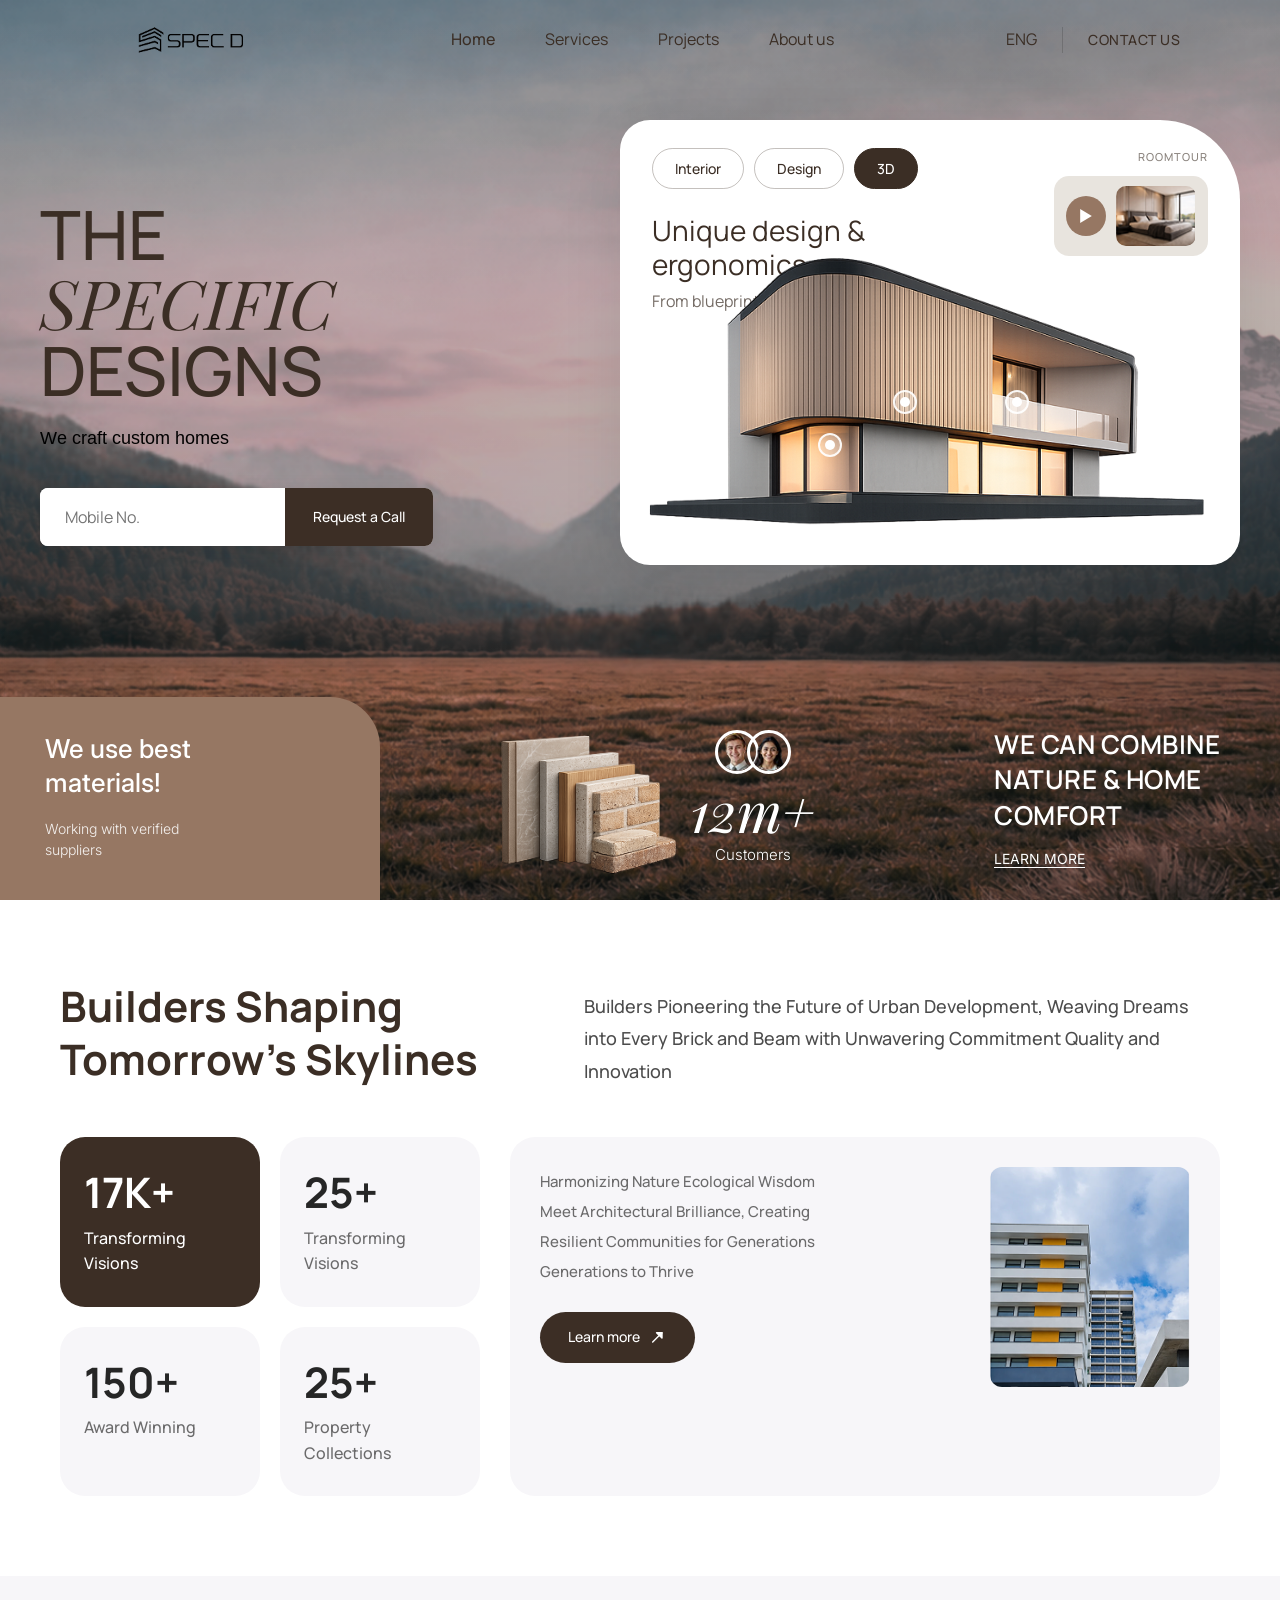
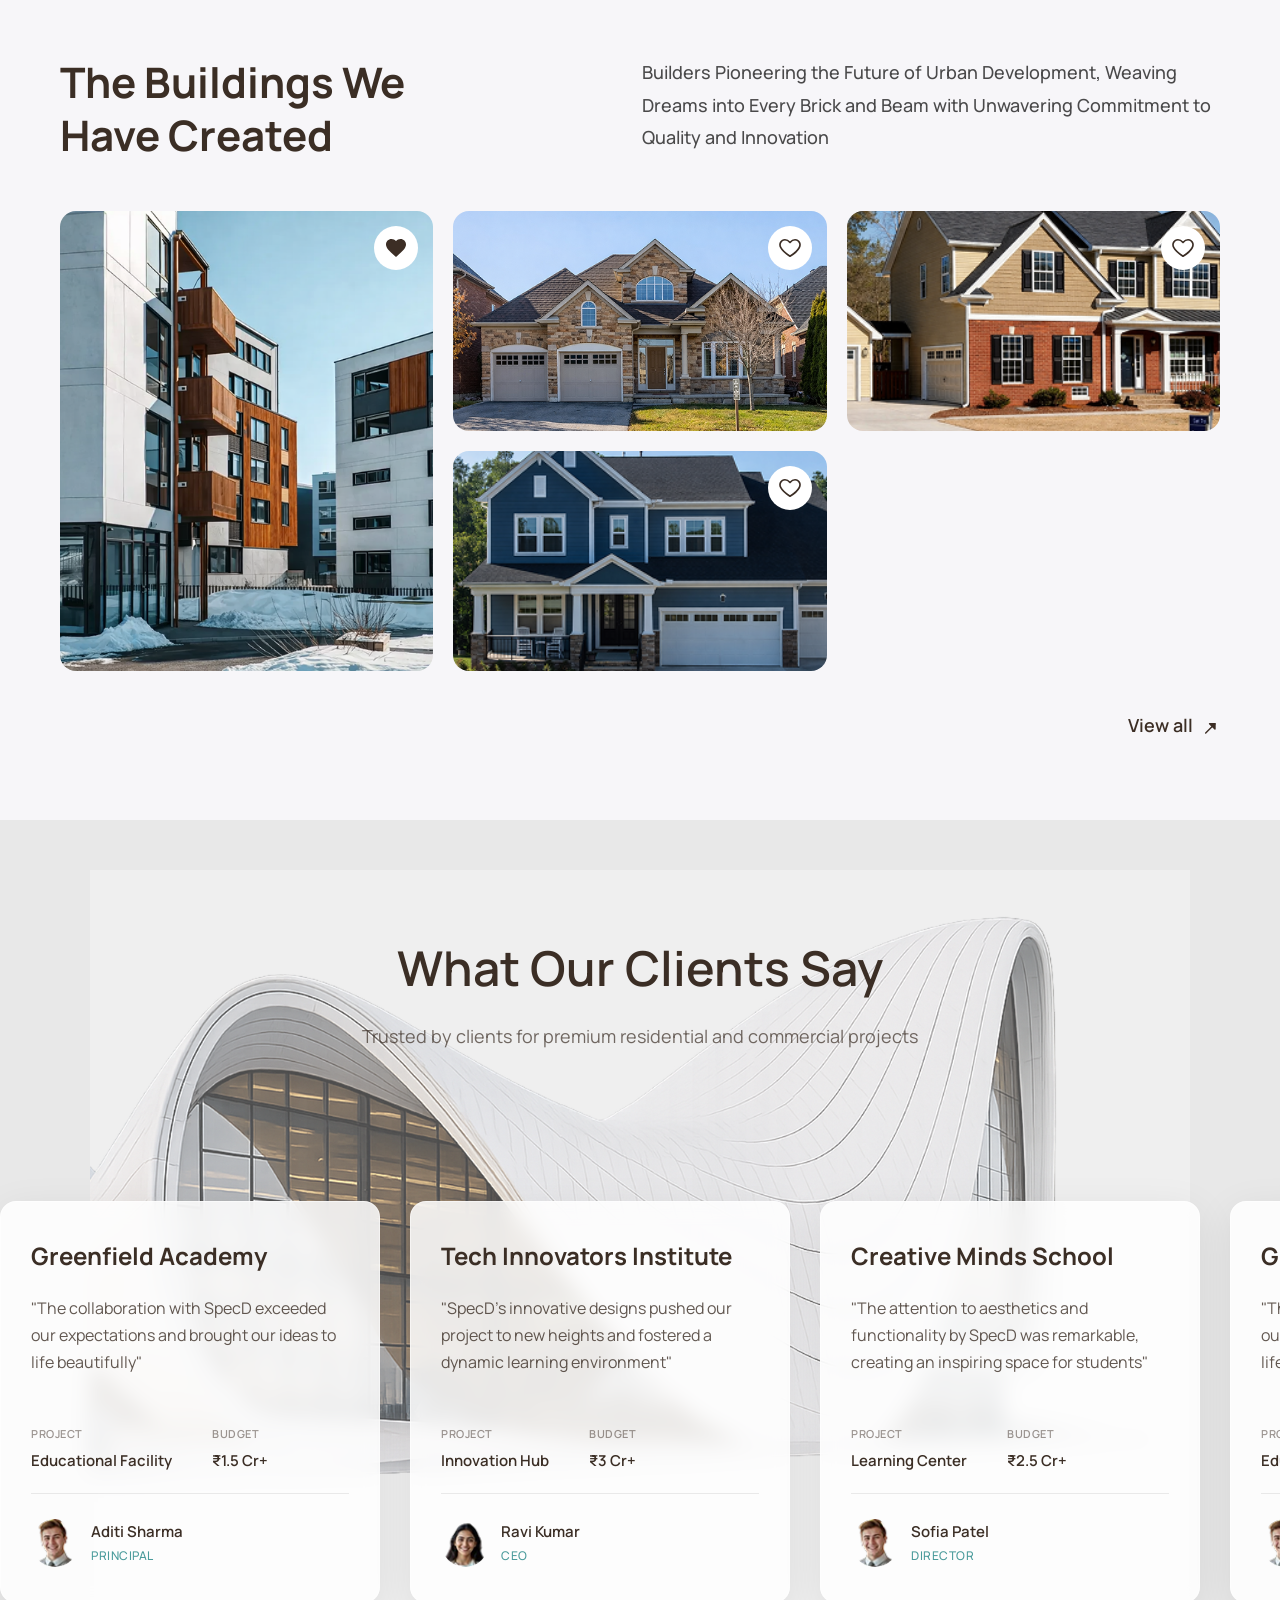
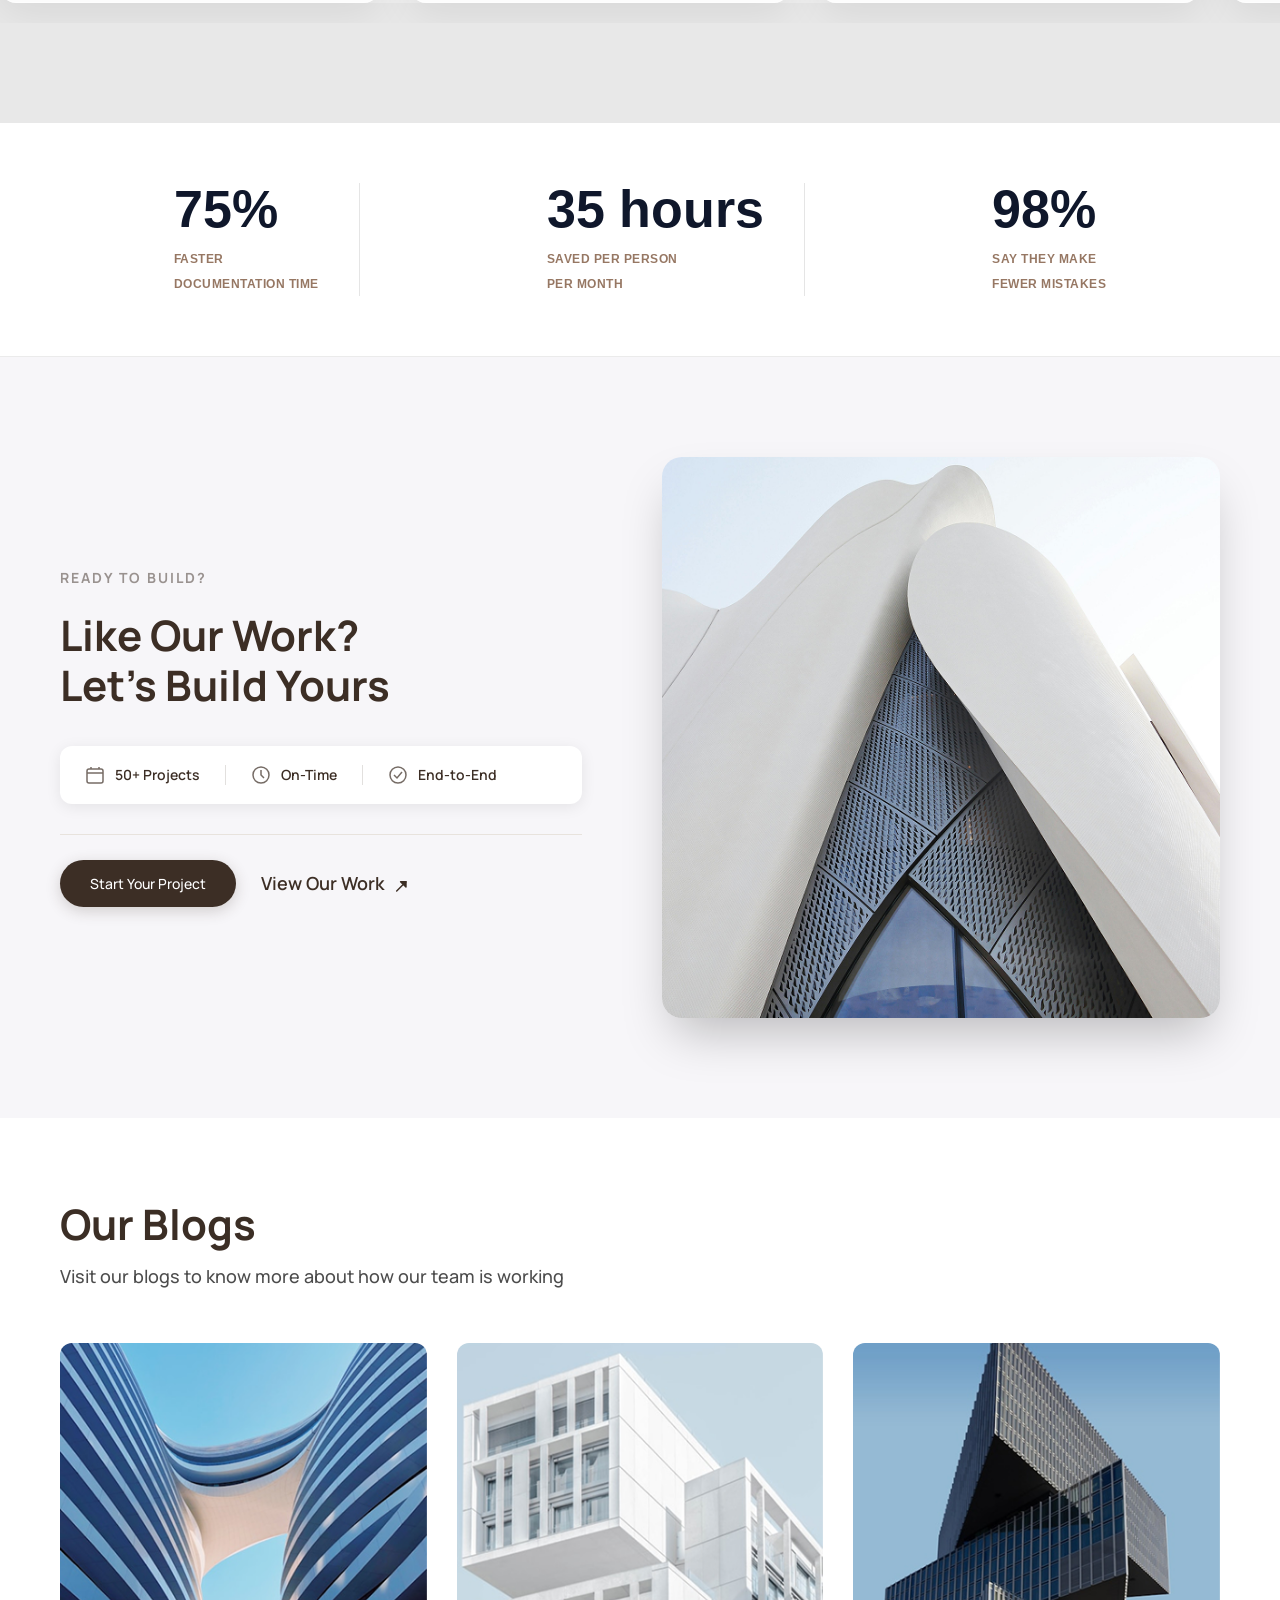
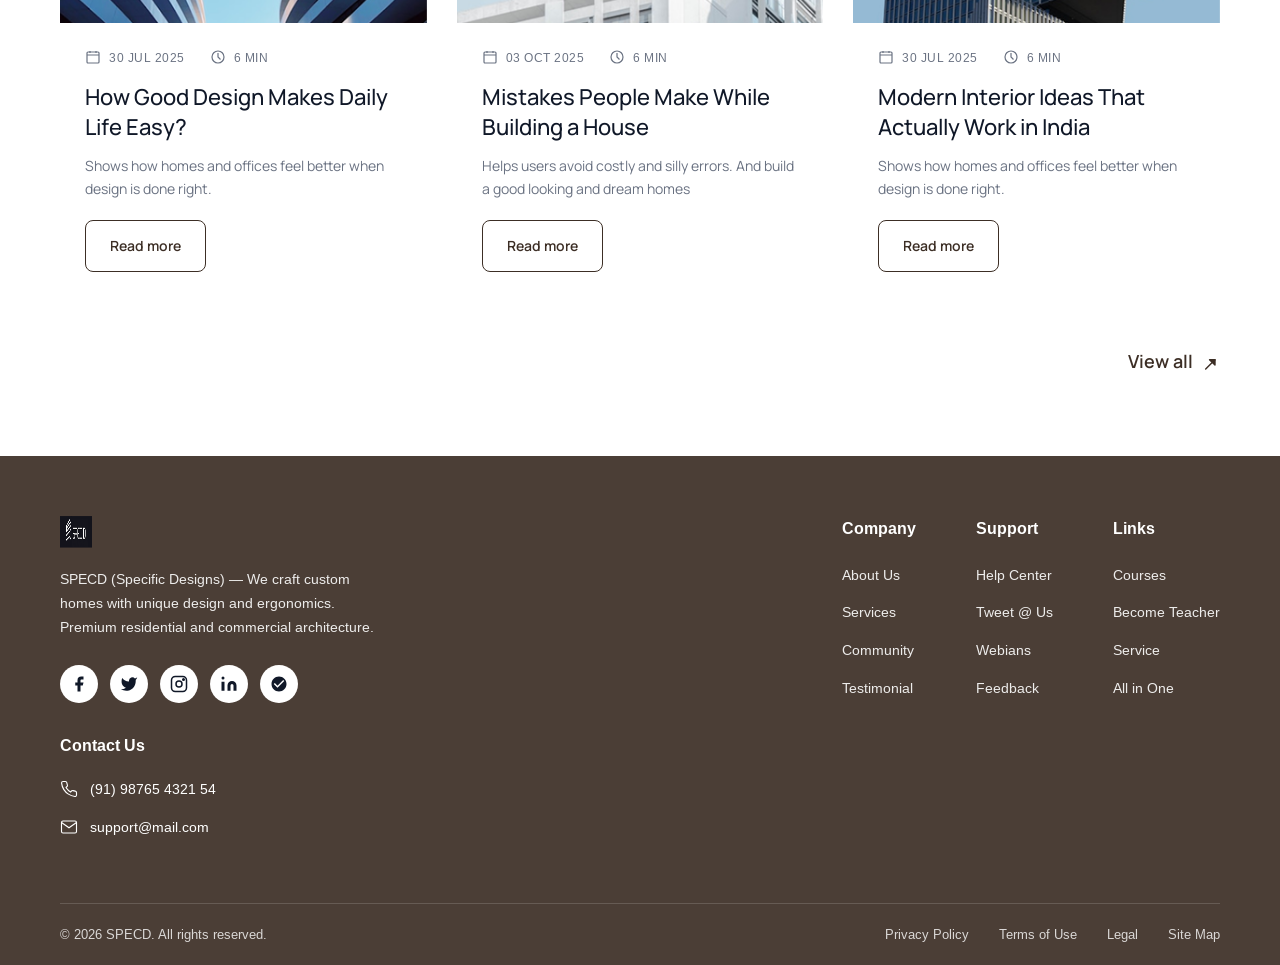
<file: index.html>
<!DOCTYPE html>
<html lang="en">

<head>
    <meta charset="UTF-8">
    <meta name="viewport" content="width=device-width, initial-scale=1.0">
    <meta name="description" content="SPECD - Specific Designs. We craft custom homes with unique design and ergonomics. Premium residential and commercial architecture projects.">
    <title>SPECD - Specific Designs | Custom Home Architecture</title>

    <!-- Favicons -->
    <link rel="apple-touch-icon" sizes="180x180" href="apple-touch-icon.png">
    <link rel="icon" type="image/png" sizes="32x32" href="favicon-32x32.png">
    <link rel="icon" type="image/png" sizes="16x16" href="favicon-16x16.png">

    <!-- Open Graph / Facebook -->
    <meta property="og:type" content="website">
    <meta property="og:title" content="SPECD - Specific Designs | Custom Home Architecture">
    <meta property="og:description" content="SPECD - Specific Designs. We craft custom homes with unique design and ergonomics. Premium residential and commercial architecture projects.">
    <meta property="og:image" content="icon-512x512.png">

    <!-- Google Fonts -->
    <link rel="preconnect" href="https://fonts.googleapis.com">
    <link rel="preconnect" href="https://fonts.gstatic.com" crossorigin>
    <link
        href="https://fonts.googleapis.com/css2?family=Arimo:wght@400;500;700&family=Inter:wght@300;400;500&family=Manrope:wght@400;500;600;700&family=Playfair+Display:ital,wght@0,400;0,500;1,400&display=swap"
        rel="stylesheet">

    <!-- Stylesheet -->
    <link rel="stylesheet" href="css/header.css">
    <link rel="stylesheet" href="css/general.css">
    <link rel="stylesheet" href="css/index.css">
    <link rel="stylesheet" href="css/footer.css">
    <link rel="stylesheet" href="css/responsive.css">
</head>

<body>
    <!-- Header / Navigation -->
    <header class="header">
        <div class="container">
            <div class="header-content">
                <a href="index.html">
                    <div class="logo">
                        <img src="Icons/black-horizontal-with-blue-logo.png" alt="SPECD Logo">
                    </div>
                </a>
                <nav class="main-nav">
                    <ul class="nav-links">
                        <li><a href="index.html" class="active">Home</a></li>
                        <li><a href="#services">Services</a></li>
                        <li><a href="pages/project.html">Projects</a></li>
                        <li><a href="#about">About us</a></li>
                    </ul>
                </nav>
                <div class="header-right">
                    <div class="language-selector">
                        <span>ENG</span>
                    </div>
                    <a href="#contact" class="nav-cta">CONTACT US</a>
                    <div class="menu-toggle">
                        <span></span>
                        <span></span>
                        <span></span>
                    </div>
                </div>
            </div>
        </div>
    </header>


    <!-- Hero Section -->
    <section class="hero">
        <div class="hero-background">
            <img src="Assets/SpecD - Bg (1) 1.png" alt="Mountain Background">
            <div class="hero-overlay"></div>
        </div>
        <div class="hero-main">
            <div class="hero-popup1">
                <img src="Assets/projectImage5.png" class="popup-img" alt="popup-img">
                <button class="popup-close-btn">X</button>
            </div>
            <div class="hero-popup2">
                <div class="project-popup">
                    <div class="popup-header">
                        <h2>Start Your Project</h2>
                        <span class="close">&times;</span>
                    </div>

                    <p class="popup-description">
                        Tell us a bit about your project and we'll get back to you.
                    </p>

                    <form class="popup-form">

                        <label>Name</label>
                        <input type="text" placeholder="Enter your name">

                        <label>Mobile Number</label>
                        <input type="tel" placeholder="Enter your Mobile Number">

                        <label>Business Name <span class="optional">(Optional)</span></label>
                        <input type="text" placeholder="Enter your Business name">

                        <label>Project Type</label>

                        <div class="project-types">
                            <button type="button" class="type active">
                                <img src="Icons/Home.png"> Luxury Home
                            </button>

                            <button type="button" class="type">
                                <img src="Icons/Institutional.png"> Institutional Buildings
                            </button>

                            <button type="button" class="type">
                                <img src="Icons/Corporate.png"> Corporate Buildings
                            </button>

                            <button type="button" class="type">
                                <img src="Icons/Other.png"> Other
                            </button>
                        </div>

                        <div class="budget-label">
                            <span>Project Budget</span>
                            <span class="budget-value">
                                <img src="Icons/Wallet.png" class="wallet-icon"> ₹2 Cr
                            </span>
                        </div>

                        <input type="range" min="2" max="50" value="2" class="range-slider">

                        <div class="budget-footer">
                            <span>₹2 Cr</span>
                            <span>₹50 Cr</span>
                        </div>

                        <button class="callback-btn">Get a Callback</button>

                        <div class="popup-footer">
                            <img src="Icons/Info.png" class="info-icon">
                            We handle premium projects from ₹2 Cr onwards. Your details stay private.
                        </div>

                    </form>

                </div>
            </div>
            <div class="hero-content">
                <div class="hero-left">
                    <h1 class="hero-title">
                        <span class="title-regular">THE</span>
                        <span class="title-serif">SPECIFIC</span>
                        <span class="title-regular">DESIGNS</span>
                    </h1>
                    <p class="hero-tagline">We craft custom homes</p>
                    <div class="hero-cta">
                        <div class="phone-input">
                            <input type="tel" placeholder="Mobile No.">
                            <button class="btn btn-primary">Request a Call</button>
                        </div>
                    </div>
                </div>
                <div class="hero-right">
                    <div class="hero-card">
                        <div class="card-header">
                            <div class="card-tabs">
                                <button class="tab">Interior</button>
                                <button class="tab">Design</button>
                                <button class="tab active">3D</button>
                            </div>
                            <div class="card-text">
                                <h3 class="card-title">Unique design & ergonomics</h3>
                                <p class="card-subtitle">From blueprint to renders</p>
                            </div>
                        </div>
                        <div class="room-tour">
                            <span class="tour-label">ROOMTOUR</span>
                            <div class="tour-content">
                                <div class="play-btn">
                                    <svg width="10" height="12" viewBox="0 0 10 12" fill="none">
                                        <path d="M10 6L0 12V0L10 6Z" fill="white" />
                                    </svg>
                                </div>
                                <img src="Assets/Bedroom.png" alt="Room Tour Preview">
                            </div>
                        </div>
                    </div>
                    <div class="building-showcase">
                        <img src="Assets/LandingPageBuilding.png" alt="3D Building Design">
                        <div class="hotspots">
                            <span class="hotspot" style="top: 50%; left: 45%;"></span>
                            <span class="hotspot" style="top: 50%; left: 60%;"></span>
                            <span class="hotspot" style="top: 65%; left: 35%;"></span>
                        </div>
                    </div>
                </div>
            </div>
        </div>

        <!-- Hero Bottom Cards -->
        <div class="hero-bottom">
            <div class="hero-bottom-content">
                <div class="materials-section">
                    <div class="materials-card">
                        <h4>We use best<br>materials!</h4>
                        <p>Working with verified<br>suppliers</p>
                        </div>
                    <div class="interior-preview">
                        <img src="Assets/TilesImage.png" alt="Interior Preview">
                        </div>
                </div>
                <div class="hero-bottom-right">
                    <div class="customers-stat">
                        <div class="customer-avatars">
                            <img src="Assets/Ellipse_283-removebg-preview 1.png" alt="Customer">
                            <img src="Assets/Ellipse_284-removebg-preview 1.png" alt="Customer">
                        </div>
                        <span class="stat-number">12m+</span>
                        <span class="stat-label">Customers</span>
                    </div>
                    <div class="nature-card">
                        <p>WE CAN COMBINE<br>NATURE & HOME<br>COMFORT</p>
                        <a href="#" class="learn-more">LEARN MORE</a>
                    </div>
                </div>
            </div>
        </div>
    </section>

    <!-- Stats Section -->
    <section class="stats-section" id="about">
        <div class="container">
            <div class="stats-header">
                <h2 class="section-title">Builders Shaping<br>Tomorrow's Skylines</h2>
                <p class="section-desc">Builders Pioneering the Future of Urban Development, Weaving Dreams into Every
                    Brick and Beam with Unwavering Commitment Quality and Innovation</p>
            </div>
            <div class="stats-content">
                <div class="stats-left">
                    <div class="stats-grid">
                        <div class="stat-card dark">
                            <span class="stat-value">17K+</span>
                            <span class="stat-text">Transforming Visions</span>
                        </div>
                        <div class="stat-card">
                            <span class="stat-value">25+</span>
                            <span class="stat-text">Transforming Visions</span>
                        </div>
                        <div class="stat-card">
                            <span class="stat-value">150+</span>
                            <span class="stat-text">Award Winning</span>
                        </div>
                        <div class="stat-card">
                            <span class="stat-value">25+</span>
                            <span class="stat-text">Property Collections</span>
                        </div>
                    </div>
                </div>
                <div class="stats-right">
                    <div  class="stat-card large">
                        <div class="stat-card-content">
                            <div class="stat-card-text">
                                <ul class="feature-list">
                                    <li>Harmonizing Nature Ecological Wisdom</li>
                                    <li>Meet Architectural Brilliance, Creating</li>
                                    <li>Resilient Communities for Generations</li>
                                    <li>Generations to Thrive</li>
                                </ul>
                                <a href="#" class="btn btn-dark">Learn more 
                                    <span class="arrow">
                                         <svg viewBox="0 0 24 24" aria-hidden="true">
                                            <path d="M6 18L18 6" />
                                            <path d="M18 6L18 13L11 6Z" />
                                        </svg>
                                    </span>
                                </a>
                            </div>
                            <div class="stat-card-image">
                                <img src="Assets/BuildingSection2.png" alt="Building">
                            </div>
                        </div>
                    </div>
                </div>
            </div>
        </div>
    </section>

    <!-- Projects Section -->
    <section class="projects-section" id="projects">
        <div class="container">
            <div class="projects-header">
                <h2 class="section-title">The Buildings We<br>Have Created</h2>
                <p class="section-desc">Builders Pioneering the Future of Urban Development, Weaving Dreams into Every
                    Brick and Beam with Unwavering Commitment to Quality and Innovation</p>
            </div>
            <div class="projects-grid">
                <div class="project-card large">
                    <a href="./pages/project.html">
                        <img src="Assets/Section3Building1.png" alt="Modern Building Project">
                    </a>
                    <button class="favorite-btn active">
                        <svg width="20" height="18" viewBox="0 0 20 18" fill="currentColor">
                            <path
                                d="M10 18L8.55 16.7C3.4 12.1 0 9.1 0 5.5C0 2.4 2.4 0 5.5 0C7.2 0 8.9 0.8 10 2.1C11.1 0.8 12.8 0 14.5 0C17.6 0 20 2.4 20 5.5C20 9.1 16.6 12.1 11.45 16.7L10 18Z" />
                        </svg>
                    </button>
                </div>
                <div class="project-card">
                    <img src="Assets/Section3Building2.png" alt="Commercial Building">
                    <button class="favorite-btn">
                        <svg class="heart-icon" viewBox="0 0 24 24" aria-hidden="true">
                         <path d="M12 21s-7.5-4.6-10-9.3C-0.4 7.4 2.4 3 6.5 3c2.1 0 3.9 1.1 5.5 3 1.6-1.9 3.4-3 5.5-3 4.1 0 6.9 4.4 4.5 8.7C19.5 16.4 12 21 12 21z"/>
                        </svg>
                    </button>
                </div>
                <div class="project-card">
                    <img src="Assets/Section3Building3.png" alt="Residential Complex">
                    <button class="favorite-btn">
                        <svg class="heart-icon" viewBox="0 0 24 24" aria-hidden="true">
                         <path d="M12 21s-7.5-4.6-10-9.3C-0.4 7.4 2.4 3 6.5 3c2.1 0 3.9 1.1 5.5 3 1.6-1.9 3.4-3 5.5-3 4.1 0 6.9 4.4 4.5 8.7C19.5 16.4 12 21 12 21z"/>
                        </svg>
                    </button>
                </div>
                <div class="project-card">
                    <img src="Assets/Section3Building4.png" alt="Office Building">
                    <button class="favorite-btn">
                        <svg class="heart-icon" viewBox="0 0 24 24" aria-hidden="true">
                         <path d="M12 21s-7.5-4.6-10-9.3C-0.4 7.4 2.4 3 6.5 3c2.1 0 3.9 1.1 5.5 3 1.6-1.9 3.4-3 5.5-3 4.1 0 6.9 4.4 4.5 8.7C19.5 16.4 12 21 12 21z"/>
                        </svg>
                    </button>
                </div>
            </div>
            <div class="projects-footer">
                <a href="pages/project.html" class="view-all">View all
                    <span class="arrow">
                        <svg viewBox="0 0 24 24" aria-hidden="true">
                            <path d="M6 18L18 6" />
                            <path d="M18 6L18 13L11 6Z" />
                        </svg>
                    </span>
                </a>
            </div>
        </div>
    </section>

    <!-- Testimonials Section -->
    <section class="testimonials-section">
        <div class="testimonials-background">
            <img src="Assets/TestimonialsBackground.png" alt="Modern Building">
        </div>
        <div class="testimonials-header">
            <h2 class="testimonials-title">What Our Clients Say</h2>
            <p class="testimonials-subtitle">Trusted by clients for premium residential and commercial projects</p>
        </div>
        <div class="testimonials-slider">
            <div class="testimonials-track">
                <!-- First set of cards -->
                <div class="testimonial-card">
                    <h3 class="client-name">Greenfield Academy</h3>
                    <p class="testimonial-quote">"The collaboration with SpecD exceeded our expectations and brought our
                        ideas to life beautifully"</p>
                    <div class="project-details">
                        <div class="detail">
                            <span class="detail-label">PROJECT</span>
                            <span class="detail-value">Educational Facility</span>
                        </div>
                        <div class="detail">
                            <span class="detail-label">BUDGET</span>
                            <span class="detail-value">₹1.5 Cr+</span>
                        </div>
                    </div>
                    <div class="client-info">
                        <img src="Assets/Ellipse_283-removebg-preview 1.png" alt="Aditi Sharma" class="client-avatar">
                        <div class="client-details">
                            <span class="client-person-name">Aditi Sharma</span>
                            <span class="client-title">PRINCIPAL</span>
                        </div>
                    </div>
                </div>

                <div class="testimonial-card">
                    <h3 class="client-name">Tech Innovators Institute</h3>
                    <p class="testimonial-quote">"SpecD's innovative designs pushed our project to new heights and
                        fostered a dynamic learning environment"</p>
                    <div class="project-details">
                        <div class="detail">
                            <span class="detail-label">PROJECT</span>
                            <span class="detail-value">Innovation Hub</span>
                        </div>
                        <div class="detail">
                            <span class="detail-label">BUDGET</span>
                            <span class="detail-value">₹3 Cr+</span>
                        </div>
                    </div>
                    <div class="client-info">
                        <img src="Assets/Ellipse_284-removebg-preview 1.png" alt="Ravi Kumar" class="client-avatar">
                        <div class="client-details">
                            <span class="client-person-name">Ravi Kumar</span>
                            <span class="client-title">CEO</span>
                        </div>
                    </div>
                </div>

                <div class="testimonial-card">
                    <h3 class="client-name">Creative Minds School</h3>
                    <p class="testimonial-quote">"The attention to aesthetics and functionality by SpecD was remarkable,
                        creating an inspiring space for students"</p>
                    <div class="project-details">
                        <div class="detail">
                            <span class="detail-label">PROJECT</span>
                            <span class="detail-value">Learning Center</span>
                        </div>
                        <div class="detail">
                            <span class="detail-label">BUDGET</span>
                            <span class="detail-value">₹2.5 Cr+</span>
                        </div>
                    </div>
                    <div class="client-info">
                        <img src="Assets/Ellipse_283-removebg-preview 1.png" alt="Sofia Patel" class="client-avatar">
                        <div class="client-details">
                            <span class="client-person-name">Sofia Patel</span>
                            <span class="client-title">DIRECTOR</span>
                        </div>
                    </div>
                </div>

                <!-- Duplicate cards for infinite scroll effect -->
                <div class="testimonial-card">
                    <h3 class="client-name">Greenfield Academy</h3>
                    <p class="testimonial-quote">"The collaboration with SpecD exceeded our expectations and brought our
                        ideas to life beautifully"</p>
                    <div class="project-details">
                        <div class="detail">
                            <span class="detail-label">PROJECT</span>
                            <span class="detail-value">Educational Facility</span>
                        </div>
                        <div class="detail">
                            <span class="detail-label">BUDGET</span>
                            <span class="detail-value">₹1.5 Cr+</span>
                        </div>
                    </div>
                    <div class="client-info">
                        <img src="Assets/Ellipse_283-removebg-preview 1.png" alt="Aditi Sharma" class="client-avatar">
                        <div class="client-details">
                            <span class="client-person-name">Aditi Sharma</span>
                            <span class="client-title">PRINCIPAL</span>
                        </div>
                    </div>
                </div>

                <div class="testimonial-card">
                    <h3 class="client-name">Tech Innovators Institute</h3>
                    <p class="testimonial-quote">"SpecD's innovative designs pushed our project to new heights and
                        fostered a dynamic learning environment"</p>
                    <div class="project-details">
                        <div class="detail">
                            <span class="detail-label">PROJECT</span>
                            <span class="detail-value">Innovation Hub</span>
                        </div>
                        <div class="detail">
                            <span class="detail-label">BUDGET</span>
                            <span class="detail-value">₹3 Cr+</span>
                        </div>
                    </div>
                    <div class="client-info">
                        <img src="Assets/Ellipse_284-removebg-preview 1.png" alt="Ravi Kumar" class="client-avatar">
                        <div class="client-details">
                            <span class="client-person-name">Ravi Kumar</span>
                            <span class="client-title">CEO</span>
                        </div>
                    </div>
                </div>

                <div class="testimonial-card">
                    <h3 class="client-name">Creative Minds School</h3>
                    <p class="testimonial-quote">"The attention to aesthetics and functionality by SpecD was remarkable,
                        creating an inspiring space for students"</p>
                    <div class="project-details">
                        <div class="detail">
                            <span class="detail-label">PROJECT</span>
                            <span class="detail-value">Learning Center</span>
                        </div>
                        <div class="detail">
                            <span class="detail-label">BUDGET</span>
                            <span class="detail-value">₹2.5 Cr+</span>
                        </div>
                    </div>
                    <div class="client-info">
                        <img src="Assets/Ellipse_283-removebg-preview 1.png" alt="Sofia Patel" class="client-avatar">
                        <div class="client-details">
                            <span class="client-person-name">Sofia Patel</span>
                            <span class="client-title">DIRECTOR</span>
                        </div>
                    </div>
                </div>
            </div>
        </div>
    </section>

    <!-- Performance Stats Section -->
    <section class="performance-stats">
        <div class="container">
            <div class="perf-stats-grid">
                <div class="perf-stat">
                    <span class="perf-value">75%</span>
                    <span class="perf-label">FASTER<br>DOCUMENTATION TIME</span>
                </div>
                <div class="perf-stat">
                    <span class="perf-value">35 hours</span>
                    <span class="perf-label">SAVED PER PERSON<br>PER MONTH</span>
                </div>
                <div class="perf-stat">
                    <span class="perf-value">98%</span>
                    <span class="perf-label">SAY THEY MAKE<br>FEWER MISTAKES</span>
                </div>
            </div>
        </div>
    </section>

    <!-- CTA Section -->
    <section class="cta-section" id="contact">
        <div class="container">
            <div class="cta-content">
                <div class="cta-left">
                    <span class="cta-label">READY TO BUILD?</span>
                    <h2 class="cta-title">Like Our Work?<br>Let's Build Yours</h2>
                    <div class="cta-features">
                        <div class="feature">
                            <svg width="20" height="20" viewBox="0 0 20 20" fill="none" stroke="#3C2E25"
                                stroke-width="1.5">
                                <rect x="2" y="4" width="16" height="14" rx="2" />
                                <path d="M6 4V2M14 4V2M2 8h16" />
                            </svg>
                            <span>50+ Projects</span>
                        </div>
                        <div class="divider"></div>
                        <div class="feature">
                            <svg width="20" height="20" viewBox="0 0 20 20" fill="none" stroke="#3C2E25"
                                stroke-width="1.5">
                                <circle cx="10" cy="10" r="8" />
                                <path d="M10 5v5l3 3" />
                            </svg>
                            <span>On-Time</span>
                        </div>
                        <div class="divider"></div>
                        <div class="feature">
                            <svg width="20" height="20" viewBox="0 0 20 20" fill="none" stroke="#3C2E25"
                                stroke-width="1.5">
                                <circle cx="10" cy="10" r="8" />
                                <path d="M6 10l3 3 5-6" />
                            </svg>
                            <span>End-to-End</span>
                        </div>
                    </div>
                    <div class="cta-buttons">
                        <button class="btn btn-primary project-start-btn">Start Your Project</button>
                        <a href="#projects" class="view-all">View Our Work
                           <span class="arrow">
                                <svg viewBox="0 0 24 24" aria-hidden="true">
                                    <path d="M6 18L18 6" />
                                    <path d="M18 6L18 13L11 6Z" />
                                </svg>
                           </span>
                        </a>
                    </div>
                </div>
                <div class="cta-right">
                    <img src="Assets/Section5Building1.png" alt="Architecture Project">
                </div>
            </div>
        </div>
    </section>

    <!-- Blog Section -->
    <section class="blog-section" id="services">
        <div class="container">
            <div class="blog-header">
                <h2 class="section-title">Our Blogs</h2>
                <p class="section-desc">Visit our blogs to know more about how our team is working</p>
            </div>
            <div class="blog-grid">
                <article class="blog-card">
                    <div class="blog-image">
                        <img src="Assets/Section6Building1.png" alt="Good Design">
                    </div>
                    <div class="blog-content">
                        <div class="blog-meta">
                            <span class="date">
                                <svg width="16" height="16" viewBox="0 0 16 16" fill="none" stroke="#6A7282"
                                    stroke-width="1.2">
                                    <rect x="2" y="3" width="12" height="11" rx="1" />
                                    <path d="M5 2v2M11 2v2M2 6h12" />
                                </svg>
                                30 JUL 2025
                            </span>
                            <span class="read-time">
                                <svg width="16" height="16" viewBox="0 0 16 16" fill="none" stroke="#6A7282"
                                    stroke-width="1.2">
                                    <circle cx="8" cy="8" r="6" />
                                    <path d="M8 4v4l2.5 2.5" />
                                </svg>
                                6 MIN
                            </span>
                        </div>
                        <h3 class="blog-title">How Good Design Makes Daily Life Easy?</h3>
                        <p class="blog-excerpt">Shows how homes and offices feel better when design is done right.</p>
                        <a href="./pages/blog.html" class="btn btn-outline">Read more</a>
                    </div>
                </article>

                <article class="blog-card">
                    <div class="blog-image">
                        <img src="Assets/Section6Building2.png" alt="Building Mistakes">
                    </div>
                    <div class="blog-content">
                        <div class="blog-meta">
                            <span class="date">
                                <svg width="16" height="16" viewBox="0 0 16 16" fill="none" stroke="#6A7282"
                                    stroke-width="1.2">
                                    <rect x="2" y="3" width="12" height="11" rx="1" />
                                    <path d="M5 2v2M11 2v2M2 6h12" />
                                </svg>
                                03 OCT 2025
                            </span>
                            <span class="read-time">
                                <svg width="16" height="16" viewBox="0 0 16 16" fill="none" stroke="#6A7282"
                                    stroke-width="1.2">
                                    <circle cx="8" cy="8" r="6" />
                                    <path d="M8 4v4l2.5 2.5" />
                                </svg>
                                6 MIN
                            </span>
                        </div>
                        <h3 class="blog-title">Mistakes People Make While Building a House</h3>
                        <p class="blog-excerpt">Helps users avoid costly and silly errors. And build a good looking and
                            dream homes</p>
                        <a href="./pages/blog.html" class="btn btn-outline">Read more</a>
                    </div>
                </article>

                <article class="blog-card">
                    <div class="blog-image">
                        <img src="Assets/Section6Building3.png" alt="Modern Interior">
                    </div>
                    <div class="blog-content">
                        <div class="blog-meta">
                            <span class="date">
                                <svg width="16" height="16" viewBox="0 0 16 16" fill="none" stroke="#6A7282"
                                    stroke-width="1.2">
                                    <rect x="2" y="3" width="12" height="11" rx="1" />
                                    <path d="M5 2v2M11 2v2M2 6h12" />
                                </svg>
                                30 JUL 2025
                            </span>
                            <span class="read-time">
                                <svg width="16" height="16" viewBox="0 0 16 16" fill="none" stroke="#6A7282"
                                    stroke-width="1.2">
                                    <circle cx="8" cy="8" r="6" />
                                    <path d="M8 4v4l2.5 2.5" />
                                </svg>
                                6 MIN
                            </span>
                        </div>
                        <h3 class="blog-title">Modern Interior Ideas That Actually Work in India</h3>
                        <p class="blog-excerpt">Shows how homes and offices feel better when design is done right.</p>
                        <a href="./pages/blog.html" class="btn btn-outline">Read more</a>
                    </div>
                </article>
            </div>
            <div class="blog-footer">
                <a href="pages/blogs.html" class="view-all">View all
                    <span class="arrow">
                        <svg viewBox="0 0 24 24" aria-hidden="true">
                            <path d="M6 18L18 6" />
                            <path d="M18 6L18 13L11 6Z" />
                        </svg>
                    </span>
                </a>
            </div>
        </div>
    </section>

    <!-- Footer -->
    <footer class="footer">
        <div class="container">
            <div class="footer-content">
                <div class="footer-brand">
                    <div class="logo">
                        <img src="Icons/white-horizontal-with-blue-logo.png" alt="SPECD Logo">
                    </div>
                    <p class="footer-desc">SPECD (Specific Designs) — We craft custom homes with unique design and ergonomics. Premium residential and commercial architecture.</p>
                    <div class="social-links">
                        <a href="#" class="social-icon">
                            <svg width="20" height="20" viewBox="0 0 24 24" fill="#101828">
                                <path d="M18 2h-3a5 5 0 00-5 5v3H7v4h3v8h4v-8h3l1-4h-4V7a1 1 0 011-1h3z" />
                            </svg>
                        </a>
                        <a href="#" class="social-icon">
                            <svg width="20" height="20" viewBox="0 0 24 24" fill="#101828">
                                <path
                                    d="M23 3a10.9 10.9 0 01-3.14 1.53 4.48 4.48 0 00-7.86 3v1A10.66 10.66 0 013 4s-4 9 5 13a11.64 11.64 0 01-7 2c9 5 20 0 20-11.5a4.5 4.5 0 00-.08-.83A7.72 7.72 0 0023 3z" />
                            </svg>
                        </a>
                        <a href="#" class="social-icon">
                            <svg width="20" height="20" viewBox="0 0 24 24" fill="none" stroke="#101828"
                                stroke-width="2">
                                <rect x="2" y="2" width="20" height="20" rx="5" />
                                <circle cx="12" cy="12" r="4" />
                                <circle cx="18" cy="6" r="1" fill="#101828" />
                            </svg>
                        </a>
                        <a href="#" class="social-icon">
                            <svg width="20" height="20" viewBox="0 0 24 24" fill="#101828">
                                <path
                                    d="M16 8a6 6 0 016 6v7h-4v-7a2 2 0 00-2-2 2 2 0 00-2 2v7h-4v-7a6 6 0 016-6zM2 9h4v12H2zM4 6a2 2 0 100-4 2 2 0 000 4z" />
                            </svg>
                        </a>
                        <a href="#" class="social-icon">
                            <svg width="20" height="20" viewBox="0 0 24 24" fill="#101828">
                                <path
                                    d="M12 2C6.48 2 2 6.48 2 12s4.48 10 10 10 10-4.48 10-10S17.52 2 12 2zm-2 15l-5-5 1.41-1.41L10 14.17l7.59-7.59L19 8l-9 9z" />
                            </svg>
                        </a>
                    </div>
                    <div class="footer-contact">
                        <h4>Contact Us</h4>
                        <div class="contact-item">
                            <svg width="18" height="18" viewBox="0 0 24 24" fill="none" stroke="white"
                                stroke-width="1.5">
                                <path
                                    d="M22 16.92v3a2 2 0 01-2.18 2 19.79 19.79 0 01-8.63-3.07 19.5 19.5 0 01-6-6 19.79 19.79 0 01-3.07-8.67A2 2 0 014.11 2h3a2 2 0 012 1.72 12.84 12.84 0 00.7 2.81 2 2 0 01-.45 2.11L8.09 9.91a16 16 0 006 6l1.27-1.27a2 2 0 012.11-.45 12.84 12.84 0 002.81.7A2 2 0 0122 16.92z" />
                            </svg>
                            <span>(91) 98765 4321 54</span>
                        </div>
                        <div class="contact-item">
                            <svg width="18" height="18" viewBox="0 0 24 24" fill="none" stroke="white"
                                stroke-width="1.5">
                                <path d="M4 4h16c1.1 0 2 .9 2 2v12c0 1.1-.9 2-2 2H4c-1.1 0-2-.9-2-2V6c0-1.1.9-2 2-2z" />
                                <polyline points="22,6 12,13 2,6" />
                            </svg>
                            <span>support@mail.com</span>
                        </div>
                    </div>
                </div>

                <div class="footer-links">
                    <div class="link-group">
                        <h4>Company</h4>
                        <ul>
                            <li><a href="#">About Us</a></li>
                            <li><a href="#">Services</a></li>
                            <li><a href="#">Community</a></li>
                            <li><a href="#">Testimonial</a></li>
                        </ul>
                    </div>
                    <div class="link-group">
                        <h4>Support</h4>
                        <ul>
                            <li><a href="#">Help Center</a></li>
                            <li><a href="#">Tweet @ Us</a></li>
                            <li><a href="#">Webians</a></li>
                            <li><a href="#">Feedback</a></li>
                        </ul>
                    </div>
                    <div class="link-group">
                        <h4>Links</h4>
                        <ul>
                            <li><a href="#">Courses</a></li>
                            <li><a href="#">Become Teacher</a></li>
                            <li><a href="#">Service</a></li>
                            <li><a href="#">All in One</a></li>
                        </ul>
                    </div>
                </div>
            </div>

            <div class="footer-bottom">
                <p>&copy; 2026 SPECD. All rights reserved.</p>
                <div class="footer-legal">
                    <a href="#">Privacy Policy</a>
                    <a href="#">Terms of Use</a>
                    <a href="#">Legal</a>
                    <a href="#">Site Map</a>
                </div>
            </div>
        </div>
    </footer>

    <script src="index.js"></script>
    <script>
        const menuToggle = document.querySelector('.menu-toggle');
        const header = document.querySelector('.header');
        if (menuToggle) {
            menuToggle.addEventListener('click', () => {
                header.classList.toggle('nav-active');
            });
        }

        // Scroll behavior — hide/show header
        (function() {
            let lastScroll = 0;
            const threshold = 80;

            window.addEventListener('scroll', function() {
                const currentScroll = window.scrollY;

                if (currentScroll <= threshold) {
                    header.classList.remove('scrolled', 'hidden');
                    lastScroll = currentScroll;
                    return;
                }

                if (currentScroll > lastScroll) {
                    header.classList.add('hidden');
                    header.classList.remove('scrolled');
                } else {
                    header.classList.remove('hidden');
                    header.classList.add('scrolled');
                }

                lastScroll = currentScroll;
            });
        })();
    </script>
</body>

</html>
</file>
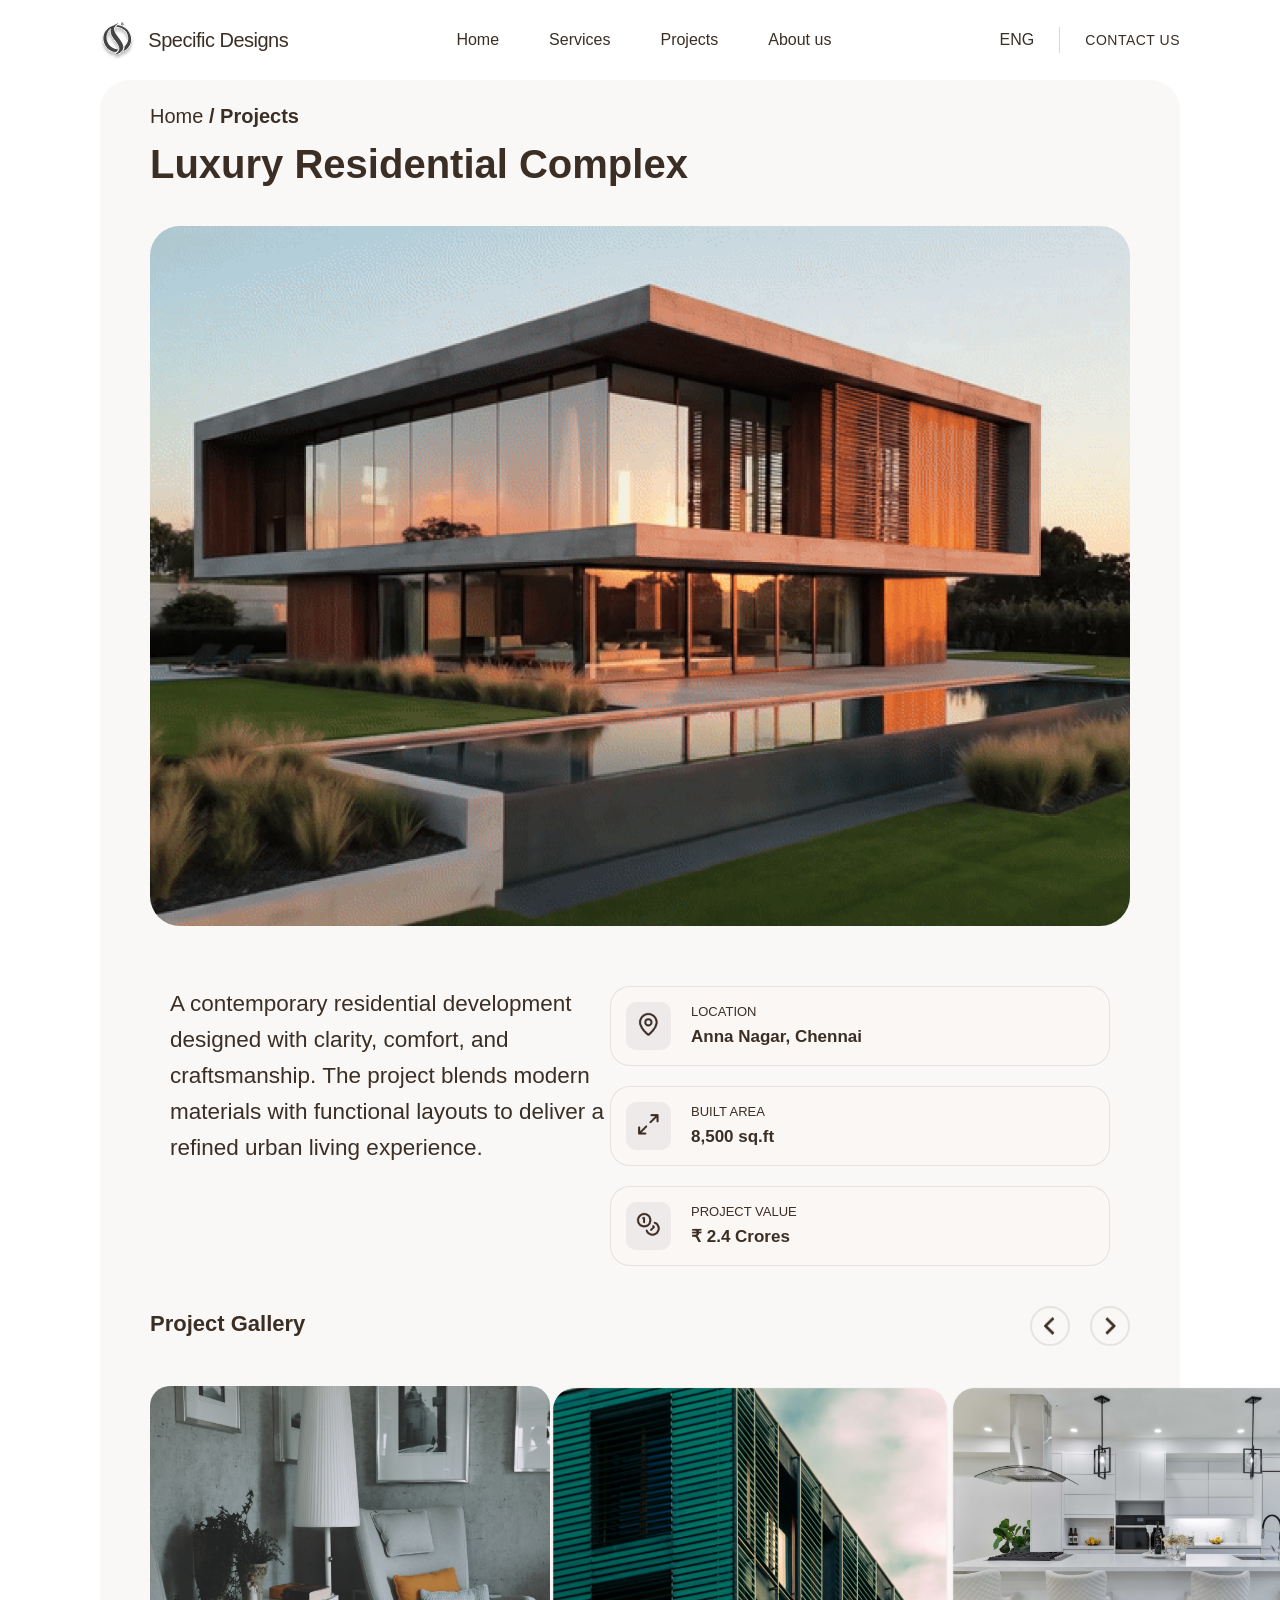
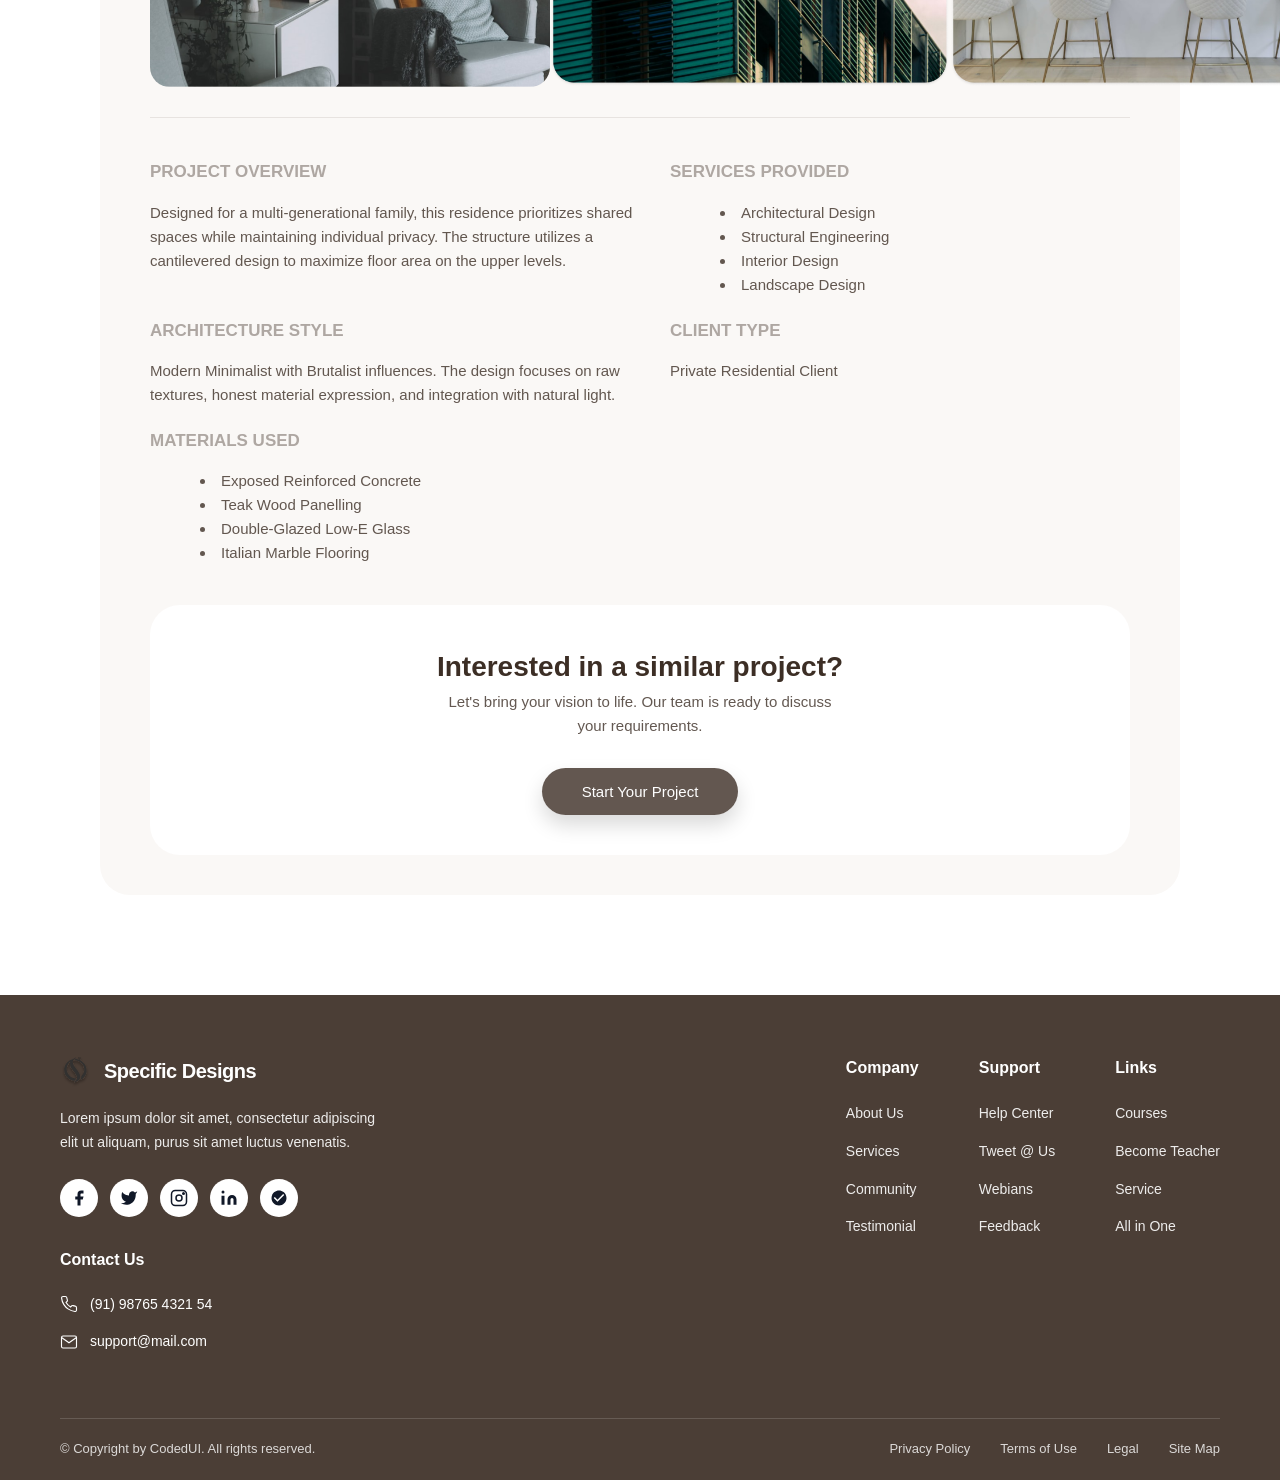
<file: pages/project.html>
<!DOCTYPE html>
<html lang="en">

<head>
    <meta charset="UTF-8">
    <meta name="viewport" content="width=device-width, initial-scale=1.0">
    <title>Projects</title>

    <link rel="stylesheet" href="../css/header.css">
    <link rel="stylesheet" href="../css/general.css">
    <link rel="stylesheet" href="../css/project.css">
    <link rel="stylesheet" href="../css/footer.css">
    <link rel="stylesheet" href="../css/responsive-project.css">
</head>

<body>
    <header class="header">
        <div class="container">
            <div class="header-content">
                <a href="../index.html">
                    <div class="logo">
                        <img src="../Icons/SpecD Logo 4.svg" alt="SpecD Logo">
                        <span class="logo-text">Specific Designs</span>
                    </div>
                </a>
                <nav class="main-nav">
                    <ul class="nav-links">
                        <li><a href="../index.html">Home</a></li>
                        <li><a href="#services#services">Services</a></li>
                        <li><a href="../pages/project.html" class="active">Projects</a></li>
                        <li><a href="../index.html#about">About us</a></li>
                    </ul>
                </nav>
                <div class="header-right">
                    <div class="language-selector">
                        <span>ENG</span>
                    </div>
                    <a href="../index.html#contact" class="nav-cta">CONTACT US</a>
                    <div class="menu-toggle">
                        <span></span>
                        <span></span>
                        <span></span>
                    </div>
                </div>
            </div>
        </div>
    </header>

    <section class="hero">
        <div class="hero-head">
            <div class="back-nav"><a href="../index.html">Home</a> <b>/ Projects</b></div>
            <div class="hero-head-title">Luxury Residential Complex</div>
        </div>
        <div class="hero-main">
            <img src="../Assets/ProjectImage1.png" class="project-img" alt="Project Image">

            <div class="hero-content">
                <div class="hero-left">
                    <p class="hero-left-text">A contemporary residential development designed with clarity, comfort, and
                        craftsmanship. The project blends modern materials with functional layouts to deliver a refined
                        urban living experience.</p>
                </div>
                <div class="hero-right">
                    <div class="hero-right-card">
                        <div class="card">
                            <div class="card-left">
                                <img src="../Assets/location-cion.png" class="card-icon" alt="Location Icon">
                            </div>
                            <div class="card-right">
                                <div class="card-right-head">LOCATION</div>
                                <div class="card-right-body">Anna Nagar, Chennai</div>
                            </div>
                        </div>
                        <div class="card">
                            <div class="card-left">
                                <img src="../Assets/area-icon.png" class="card-icon" alt="Location Icon">
                            </div>
                            <div class="card-right">
                                <div class="card-right-head">BUILT AREA</div>
                                <div class="card-right-body">8,500 sq.ft</div>
                            </div>
                        </div>
                        <div class="card">
                            <div class="card-left">
                                <img src="../Assets/coin-icon.png" class="card-icon" alt="Location Icon">
                            </div>
                            <div class="card-right">
                                <div class="card-right-head">PROJECT VALUE</div>
                                <div class="card-right-body">₹ 2.4 Crores</div>
                            </div>
                        </div>
                    </div>
                </div>
            </div>
        </div>

        <!-- Project Gallery -->
        <div class="project-gallery">
            <div class="project-gallery-head">
                <div class="project-gallery-head-left">
                    <div class="project-gallery-head-left-title">Project Gallery</div>
                </div>
                <div class="project-gallery-head-right">
                    <div class="project-gallery-head-slid">
                        <div class="project-gallery-head-slid-left">
                            <img src="../Assets/arrow-left.png" class="arrow-left" alt="Arrow Left">
                        </div>
                        <div class="project-gallery-head-slid-right">
                            <img src="../Assets/arrow-right.png" class="arrow-right" alt="Arrow Right">
                        </div>
                    </div>
                </div>
            </div>

            <div class="project-gallery-images">
                <img src="../Assets/ProjectImage2.png" class="gallery-image" alt="Project Image">
                <img src="../Assets/ProjectImage3.png" class="gallery-image" alt="Project Image">
                <img src="../Assets/ProjectImage4.png" class="gallery-image" alt="Project Image">
            </div>

            <div class="project-gallery-content">
                <div class="gallery-content">
                    <div class="gallery-content-head">PROJECT OVERVIEW</div>
                    <div class="gallery-content-body">Designed for a multi-generational family, this residence prioritizes shared spaces while maintaining individual privacy. The structure utilizes a cantilevered design to maximize floor area on the upper levels.</div>
                </div>
                <div class="gallery-content">
                    <div class="gallery-content-head">SERVICES PROVIDED</div>
                    <div class="gallery-content-body">
                        <li class="content-body-point">Architectural Design</li>
                        <li class="content-body-point">Structural Engineering</li>
                        <li class="content-body-point">Interior Design</li>
                        <li class="content-body-point">Landscape Design</li>
                    </div>
                </div>
                <div class="gallery-content">
                    <div class="gallery-content-head">ARCHITECTURE STYLE</div>
                    <div class="gallery-content-body">Modern Minimalist with Brutalist influences. The design focuses on raw textures, honest material expression, and integration with natural light.</div>
                </div>
                <div class="gallery-content">
                    <div class="gallery-content-head">CLIENT TYPE</div>
                    <div class="gallery-content-body">Private Residential Client</div>
                </div>
                <div class="gallery-content">
                    <div class="gallery-content-head">MATERIALS USED</div>
                    <div class="gallery-content-body">
                        <li class="content-body-point">Exposed Reinforced Concrete</li>
                        <li class="content-body-point">Teak Wood Panelling</li>
                        <li class="content-body-point">Double-Glazed Low-E Glass</li>
                        <li class="content-body-point">Italian Marble Flooring</li>
                    </div>
                </div>
            </div>
        </div>

        <div class="project-user" >
            <div class="project-user-header">Interested in a similar project?</div>
            <div class="project-user-body">Let's bring your vision to life. Our team is ready to discuss your requirements.</div>
            <button class="project-user-button">Start Your Project</button>
        </div>
    </section>

    <!-- Footer -->
    <footer class="footer">
        <div class="container">
            <div class="footer-content">
                <div class="footer-brand">
                    <div class="logo">
                        <img src="../Icons/SpecD Logo 4.svg" alt="SpecD Logo">
                        <span class="logo-text">Specific Designs</span>
                    </div>
                    <p class="footer-desc">Lorem ipsum dolor sit amet, consectetur adipiscing elit ut aliquam, purus sit
                        amet luctus venenatis.</p>
                    <div class="social-links">
                        <a href="#" class="social-icon">
                            <svg width="20" height="20" viewBox="0 0 24 24" fill="#101828">
                                <path d="M18 2h-3a5 5 0 00-5 5v3H7v4h3v8h4v-8h3l1-4h-4V7a1 1 0 011-1h3z" />
                            </svg>
                        </a>
                        <a href="#" class="social-icon">
                            <svg width="20" height="20" viewBox="0 0 24 24" fill="#101828">
                                <path
                                    d="M23 3a10.9 10.9 0 01-3.14 1.53 4.48 4.48 0 00-7.86 3v1A10.66 10.66 0 013 4s-4 9 5 13a11.64 11.64 0 01-7 2c9 5 20 0 20-11.5a4.5 4.5 0 00-.08-.83A7.72 7.72 0 0023 3z" />
                            </svg>
                        </a>
                        <a href="#" class="social-icon">
                            <svg width="20" height="20" viewBox="0 0 24 24" fill="none" stroke="#101828"
                                stroke-width="2">
                                <rect x="2" y="2" width="20" height="20" rx="5" />
                                <circle cx="12" cy="12" r="4" />
                                <circle cx="18" cy="6" r="1" fill="#101828" />
                            </svg>
                        </a>
                        <a href="#" class="social-icon">
                            <svg width="20" height="20" viewBox="0 0 24 24" fill="#101828">
                                <path
                                    d="M16 8a6 6 0 016 6v7h-4v-7a2 2 0 00-2-2 2 2 0 00-2 2v7h-4v-7a6 6 0 016-6zM2 9h4v12H2zM4 6a2 2 0 100-4 2 2 0 000 4z" />
                            </svg>
                        </a>
                        <a href="#" class="social-icon">
                            <svg width="20" height="20" viewBox="0 0 24 24" fill="#101828">
                                <path
                                    d="M12 2C6.48 2 2 6.48 2 12s4.48 10 10 10 10-4.48 10-10S17.52 2 12 2zm-2 15l-5-5 1.41-1.41L10 14.17l7.59-7.59L19 8l-9 9z" />
                            </svg>
                        </a>
                    </div>
                    <div class="footer-contact">
                        <h4>Contact Us</h4>
                        <div class="contact-item">
                            <svg width="18" height="18" viewBox="0 0 24 24" fill="none" stroke="white"
                                stroke-width="1.5">
                                <path
                                    d="M22 16.92v3a2 2 0 01-2.18 2 19.79 19.79 0 01-8.63-3.07 19.5 19.5 0 01-6-6 19.79 19.79 0 01-3.07-8.67A2 2 0 014.11 2h3a2 2 0 012 1.72 12.84 12.84 0 00.7 2.81 2 2 0 01-.45 2.11L8.09 9.91a16 16 0 006 6l1.27-1.27a2 2 0 012.11-.45 12.84 12.84 0 002.81.7A2 2 0 0122 16.92z" />
                            </svg>
                            <span>(91) 98765 4321 54</span>
                        </div>
                        <div class="contact-item">
                            <svg width="18" height="18" viewBox="0 0 24 24" fill="none" stroke="white"
                                stroke-width="1.5">
                                <path d="M4 4h16c1.1 0 2 .9 2 2v12c0 1.1-.9 2-2 2H4c-1.1 0-2-.9-2-2V6c0-1.1.9-2 2-2z" />
                                <polyline points="22,6 12,13 2,6" />
                            </svg>
                            <span>support@mail.com</span>
                        </div>
                    </div>
                </div>

                <div class="footer-links">
                    <div class="link-group">
                        <h4>Company</h4>
                        <ul>
                            <li><a href="#">About Us</a></li>
                            <li><a href="#">Services</a></li>
                            <li><a href="#">Community</a></li>
                            <li><a href="#">Testimonial</a></li>
                        </ul>
                    </div>
                    <div class="link-group">
                        <h4>Support</h4>
                        <ul>
                            <li><a href="#">Help Center</a></li>
                            <li><a href="#">Tweet @ Us</a></li>
                            <li><a href="#">Webians</a></li>
                            <li><a href="#">Feedback</a></li>
                        </ul>
                    </div>
                    <div class="link-group">
                        <h4>Links</h4>
                        <ul>
                            <li><a href="#">Courses</a></li>
                            <li><a href="#">Become Teacher</a></li>
                            <li><a href="#">Service</a></li>
                            <li><a href="#">All in One</a></li>
                        </ul>
                    </div>
                </div>
            </div>

            <div class="footer-bottom">
                <p>&copy; Copyright by CodedUI. All rights reserved.</p>
                <div class="footer-legal">
                    <a href="#">Privacy Policy</a>
                    <a href="#">Terms of Use</a>
                    <a href="#">Legal</a>
                    <a href="#">Site Map</a>
                </div>
            </div>
        </div>
    </footer>
    <script>
        const menuToggle = document.querySelector('.menu-toggle');
        const header = document.querySelector('.header');
        if (menuToggle) {
            menuToggle.addEventListener('click', () => {
                header.classList.toggle('nav-active');
            });
        }
    </script>
</body>

</html>
</file>
<file: css/header.css>
/* ===== Header ===== */
.header {
    position: fixed;
    top: 0;
    left: 0;
    right: 0;
    z-index: 1000;
    background: transparent;
    padding: 20px 0;
    transition: all 0.4s cubic-bezier(0.4, 0, 0.2, 1);
    transform: translateY(0);
}

.header.hidden {
    transform: translateY(-100%);
}

.header.scrolled {
    background: rgba(255, 255, 255, 0.65);
    backdrop-filter: blur(20px) saturate(180%);
    -webkit-backdrop-filter: blur(20px) saturate(180%);
    box-shadow: 0 4px 30px rgba(0, 0, 0, 0.08);
    border-bottom: 1px solid rgba(255, 255, 255, 0.3);
    padding: 12px 0;
}

.header-content {
    display: flex;
    align-items: center;
    justify-content: space-between;
    max-width: 1400px;
    margin: 0 auto;
    padding: 0 40px;
}

.logo {
    display: flex;
    align-items: center;
    gap: 12px;
}

.logo img {
    height: 40px;
    width: auto;
}

.logo-text {
    font-size: 20px;
    font-weight: 500;
    color: var(--color-secondary);
    letter-spacing: -0.5px;
}

.main-nav {
    flex: 1;
    display: flex;
    justify-content: center;
}

.nav-links {
    display: flex;
    gap: 50px;
}

.nav-links a {
    font-size: 16px;
    font-weight: 400;
    color: var(--color-secondary);
}

.nav-links a.active {
    font-weight: 500;
}

.nav-links a:hover {
    opacity: 0.7;
}

.header-right {
    display: flex;
    align-items: center;
    gap: 25px;
}

.language-selector {
    font-size: 16px;
    color: var(--color-secondary);
    padding-right: 25px;
    border-right: 1px solid rgba(0, 0, 0, 0.15);
}

.nav-cta {
    font-size: 14px;
    font-weight: 500;
    color: var(--color-secondary);
    letter-spacing: 0.5px;
}

/* Mobile Responsive Header */
.menu-toggle {
    display: none;
    cursor: pointer;
    flex-direction: column;
    justify-content: space-between;
    width: 25px;
    height: 18px;
    margin-left: 15px;
}

.menu-toggle span {
    display: block;
    width: 100%;
    height: 3px;
    background-color: var(--color-secondary, #3C2E25);
    transition: all 0.3s ease;
    border-radius: 2px;
}

@media (max-width: 992px) {
    .header-content {
        padding: 0 20px;
    }
    .main-nav .nav-links {
        display: none;
    }
    .header.nav-active .main-nav .nav-links {
        display: flex;
        flex-direction: column;
        position: absolute;
        top: 70px;
        left: 0;
        right: 0;
        background: white;
        padding: 20px;
        box-shadow: 0 10px 20px rgba(0,0,0,0.1);
        z-index: 1000;
        gap: 20px;
        align-items: center;
        border-bottom: 1px solid #eee;
    }
    .menu-toggle {
        display: flex;
    }
    .header-right {
        gap: 15px;
    }
    .language-selector {
        display: none;
    }
    
    /* Hamburger Animation */
    .header.nav-active .menu-toggle span:nth-child(1) {
        transform: translateY(7.5px) rotate(45deg);
    }
    .header.nav-active .menu-toggle span:nth-child(2) {
        opacity: 0;
    }
    .header.nav-active .menu-toggle span:nth-child(3) {
        transform: translateY(-7.5px) rotate(-45deg);
    }
}
</file>
<file: css/general.css>
/* ===== CSS Variables ===== */
:root {
    --color-primary: #3C2E25;
    --color-primary-light: #967763;
    --color-secondary: #3B2E25;
    --color-bg-light: #F7F6F9;
    --color-bg-white: #FFFFFF;
    --color-text-dark: #3B2E25;
    --color-text-muted: rgba(0, 0, 0, 0.70);
    --color-text-light: #737373;
    --color-accent: #E2EFF2;
    --color-brown: #967763;

    --font-primary: 'Manrope', sans-serif;
    --font-secondary: 'Arimo', sans-serif;
    --font-serif: 'Playfair Display', serif;
    --font-inter: 'Inter', sans-serif;

    --container-width: 1200px;
    --section-padding: 80px 0;
    --arrow-size: 18.67px;
}

/* ===== Reset & Base Styles ===== */
*,
*::before,
*::after {
    margin: 0;
    padding: 0;
    box-sizing: border-box;
}

html {
    scroll-behavior: smooth;
}

body {
    font-family: var(--font-primary);
    font-size: 16px;
    line-height: 1.6;
    color: var(--color-text-dark);
    background: var(--color-bg-white);
    overflow-x: hidden;
}

img {
    max-width: 100%;
    height: auto;
    display: block;
}

a {
    text-decoration: none;
    color: inherit;
    transition: all 0.3s ease;
}

ul {
    list-style: none;
}

.container {
    max-width: var(--container-width);
    margin: 0 auto;
    padding: 0 20px;
}
</file>
<file: css/index.css>
/* Popup One */
.hero-popup1 {
    position: absolute;
    z-index: 1000;
    top: 0;
    left: 0;
    right: 0;
    bottom: 0;
    background-color: rgba(0, 0, 0, 0.6);
    display: none;
}

.hero-popup1 img {
    position: absolute;
    z-index: 1000;
    width: 70%;
    top: 80px;
    right: 100px;
}

.popup-close-btn {
    position: absolute;
    top: 90px;
    right: 110px;
    font-size: 12px;
    padding-inline: 8px;
    padding-block: 7px;
    border-radius: 50%;
    border: none;
    cursor: pointer;
    z-index: 1001;
    background: rgba(255, 255, 255, 0.5);
}

.popup-close-btn:hover {
    background: rgba(255, 255, 255, 0.1);
}

.popup-close-btn:active {
    background: rgba(255, 255, 255, 0.2);
}

.on-popup {
    display: block;
}

/* Popup two */
.hero-popup2 {
    position: absolute;
    z-index: 1000;
    top: 0;
    left: 0;
    right: 0;
    bottom: 0;
    background-color: rgba(0, 0, 0, 0.6);
    display: none;
}

.project-popup {
    width: 510px;
    background: white;
    border-radius: 16px;
    padding: 28px;
    box-shadow: 0 10px 30px rgba(0, 0, 0, 0.15);
    z-index: 1001;
    position: absolute;
    top: 50%;
    left: 50%;
    transform: translate(-50%, -50%);
}

.popup-header {
    display: flex;
    justify-content: space-between;
    align-items: center;
}

.popup-header h2 {
    font-size: 22px;
    font-weight: 600;
    margin: 0;
}

.close {
    cursor: pointer;
    font-size: 20px;
}

.popup-description {
    color: #777;
    font-size: 14px;
    margin-bottom: 20px;
}

.popup-form label {
    font-size: 13px;
    font-weight: 500;
    display: block;
    margin-top: 14px;
    margin-bottom: 6px;
}

.popup-form input {
    width: 100%;
    padding: 12px;
    border: 1px solid #e2e2e2;
    border-radius: 8px;
    font-size: 13px;
    color: rgba(166, 160, 155);
}

.optional {
    color: #999;
    font-size: 12px;
}

.project-types {
    display: flex;
    flex-wrap: wrap;
    gap: 10px;
    margin-top: 8px;
}

.type {
    border: 1px solid #e2e2e2;
    background: white;
    padding: 10px 14px;
    border-radius: 20px;
    font-size: 13px;
    display: flex;
    align-items: center;
    gap: 6px;
    cursor: pointer;
}

.type img {
    width: 16px;
    height: 16px;
}

.type.active {
    background: #4a3a2f;
    color: white;
    border: none;
}

.budget-label {
    display: flex;
    justify-content: space-between;
    margin-top: 18px;
    font-size: 14px;
}

.budget-value {
    display: flex;
    align-items: center;
    gap: 6px;
}

.wallet-icon{
    width: 16px;
    height: 16px;
}

.range-slider {
    width: 100%;
}

.budget-range{
  width:100%;
  appearance:none;
  height:6px;
  background:#e5e5e5;
  border-radius:6px;
  outline:none;
}

.range-slider::-webkit-slider-thumb {
    appearance: none;
    width: 18px;
    height: 18px;
    border-radius: 50%;
    background: #4a3a2f;
    cursor: pointer;
    border: 3px solid white;
    box-shadow: 0 0 0 2px #4a3a2f;
}

.budget-footer {
    display: flex;
    justify-content: space-between;
    font-size: 9px;
    color: #888;
    margin-bottom: 20px;
    margin-top: -15px;
}

.callback-btn {
    width: 100%;
    padding: 14px;
    border: none;
    border-radius: 10px;
    background: #4a3a2f;
    color: white;
    font-size: 15px;
    font-weight: 500;
    cursor: pointer;
}

.callback-btn:hover {
    background: #3b2d23;
}

.info-icon{
    width: 16px;
    height: 16px;
}

.popup-footer {
    margin-top: 12px;
    font-size: 12px;
    color: #777;
    display: flex;
    align-items: center;
    gap: 6px;
}

/* ===== Hero Section ===== */
.hero {
    position: relative;
    min-height: 100vh;
    display: flex;
    flex-direction: column;
}

.hero-background {
    position: absolute;
    top: 0;
    left: 0;
    right: 0;
    bottom: 0;
    z-index: -1;
}

.hero-background img {
    width: 100%;
    height: 100%;
    object-fit: cover;
}

.hero-overlay {
    position: absolute;
    top: 0;
    left: 0;
    right: 0;
    bottom: 0;
    background: linear-gradient(180deg, rgba(0, 0, 0, 0) 0%, rgba(0, 0, 0, 0.15) 100%);
}

.hero-main {
    flex: 1;
    display: flex;
    align-items: flex-start;
    padding-top: 100px;
}

.hero-content {
    display: flex;
    justify-content: space-between;
    align-items: flex-start;
    padding: 20px 80px 0;
    max-width: 1500px;
    margin: 0 auto;
    width: 100%;
    gap: 40px;
}

.hero-left {
    max-width: 420px;
    padding-top: 80px;
    flex-shrink: 0;
}

.hero-title {
    margin-bottom: 20px;
}

.hero-title span {
    display: block;
    font-size: 80px;
    line-height: 1;
    color: var(--color-secondary);
}

.title-regular {
    font-family: var(--font-primary);
    font-weight: 500;
}

.title-serif {
    font-family: var(--font-serif);
    font-weight: 400;
    font-style: italic;
}

.hero-tagline {
    font-family: var(--font-secondary);
    font-size: 18px;
    color: #000;
    margin-bottom: 35px;
}

.phone-input {
    display: flex;
    background: white;
    border-radius: 8px;
    overflow: hidden;
    box-shadow: 0 4px 20px rgba(0, 0, 0, 0.1);
    max-width: 400px;
}

.phone-input input {
    flex: 1;
    padding: 18px 25px;
    border: none;
    font-family: var(--font-primary);
    font-size: 16px;
    color: rgba(47, 47, 47, 0.6);
    outline: none;
    min-width: 0;
}

.phone-input .btn {
    border-radius: 0;
    white-space: nowrap;
    padding: 18px 28px;
}

/* Hero Right - Card and Building */
.hero-right {
    position: relative;
    flex: 1;
    max-width: 750px;
    min-height: clamp(450px, 65vh, 650px);
}

.hero-card {
    background: white;
    border-radius: 30px 80px 30px 30px;
    padding: 30px 35px clamp(200px, 30vh, 320px) 35px;
    position: absolute;
    top: 0;
    left: 0;
    right: 0;
    z-index: 1;
    display: flex;
    justify-content: space-between;
    align-items: flex-start;
    gap: 30px;
    box-shadow: 0 20px 60px rgba(0, 0, 0, 0.1);
}

.card-header {
    flex: 1;
}

.card-tabs {
    display: flex;
    gap: 10px;
    margin-bottom: 25px;
}

.tab {
    padding: 10px 22px;
    border-radius: 30px;
    border: 1px solid rgba(60, 46, 37, 0.3);
    background: transparent;
    font-family: var(--font-primary);
    font-size: 14px;
    font-weight: 500;
    color: var(--color-secondary);
    cursor: pointer;
    transition: all 0.3s ease;
}

.tab.active {
    background: var(--color-secondary);
    color: white;
    border-color: var(--color-secondary);
}

.card-text {
    padding-right: 20px;
}

.card-title {
    font-size: 32px;
    font-weight: 400;
    color: var(--color-secondary);
    margin-bottom: 8px;
    line-height: 1.2;
}

.card-subtitle {
    font-size: 16px;
    font-weight: 400;
    color: rgba(59, 46, 37, 0.7);
}

.room-tour {
    text-align: right;
    flex-shrink: 0;
}

.tour-label {
    display: block;
    font-size: 11px;
    color: rgba(59, 46, 37, 0.6);
    margin-bottom: 10px;
    letter-spacing: 1px;
    text-transform: uppercase;
    font-weight: 500;
}

.tour-content {
    display: flex;
    align-items: center;
    gap: 10px;
    background: #E8E4DE;
    border-radius: 15px;
    padding: 10px 12px;
}

.play-btn {
    width: 40px;
    height: 40px;
    background: var(--color-brown);
    border-radius: 50%;
    display: flex;
    align-items: center;
    justify-content: center;
    cursor: pointer;
    flex-shrink: 0;
}

.play-btn svg {
    width: 12px;
    height: 14px;
}

.tour-content img {
    width: 80px;
    height: 60px;
    border-radius: 10px;
    object-fit: cover;
}

/* Building Showcase */
.building-showcase {
    position: absolute;
    top: clamp(100px, 50vh, 200px);
    left: clamp(-120px, -5vw, -40px);
    right: clamp(-80px, -5vw, -40px);
    z-index: 2;
}

.building-showcase>img {
    width: 150%;
    height: clamp(480px, 35vh, 500px);
    object-fit: contain;
}

.hotspots .hotspot {
    position: absolute;
    width: 24px;
    height: 24px;
    background: rgba(255, 255, 255, 0.3);
    border: 2px solid rgba(255, 255, 255, 0.9);
    border-radius: 50%;
    display: flex;
    align-items: center;
    justify-content: center;
}

.hotspot::after {
    content: '';
    width: 10px;
    height: 10px;
    background: white;
    border-radius: 50%;
}

/* Hero Bottom */
.hero-bottom {
    position: relative;
    z-index: 3;
    margin-top: -80px;
}

.hero-bottom-content {
    display: flex;
    align-items: flex-end;
    width: 100%;
}

.materials-section {
    position: relative;
    display: flex;
    flex-direction: column;
    align-items: flex-start;
    flex: 0 0 50%;
}

.materials-card {
    background: var(--color-brown);
    padding: 35px 140px 40px 45px;
    border-top-right-radius: 50px;
    color: white;
    min-width: 380px;
}

.materials-card h4 {
    font-family: var(--font-inter);
    font-size: 26px;
    font-weight: 500;
    margin-bottom: 18px;
    line-height: 1.3;
}

.materials-card p {
    font-family: var(--font-inter);
    font-size: 14px;
    font-weight: 300;
    line-height: 1.5;
    opacity: 0.9;
}

.interior-preview {
    position: absolute;
    top: 20px;
    right: -40px;
    width: 200px;
    z-index: 2;
}

.interior-preview img {
    width: 100%;
    height: 180px;
    object-fit: cover;
}

.hero-bottom-right {
    flex: 0 0 50%;
    display: flex;
    align-items: center;
    justify-content: space-between;
}

.customers-stat {
    display: flex;
    flex-direction: column;
    align-items: center;
    justify-content: center;
    padding: 30px 50px;
    color: white;
    text-align: center;
}

.customer-avatars {
    display: flex;
    margin-bottom: 8px;
}

.customer-avatars img {
    width: 44px;
    height: 44px;
    border-radius: 50%;
    border: 3px solid white;
    margin-left: -12px;
    object-fit: cover;
}

.customer-avatars img:first-child {
    margin-left: 0;
}

.stat-number {
    font-family: var(--font-serif);
    font-size: 56px;
    font-style: italic;
    font-weight: 400;
    line-height: 1;
}

.stat-label {
    font-family: var(--font-inter);
    font-size: 15px;
    font-weight: 300;
    margin-top: 5px;
}

.nature-card {
    padding: 30px 60px;
    color: white;
    display: flex;
    flex-direction: column;
    justify-content: center;
    text-align: left;
}

.nature-card p {
    font-size: 26px;
    font-weight: 600;
    margin-bottom: 15px;
    line-height: 1.35;
    letter-spacing: 0.5px;
}

.learn-more {
    font-family: var(--font-inter);
    font-size: 14px;
    text-decoration: underline;
    color: white;
    text-underline-offset: 3px;
}

/* ===== Buttons ===== */
.btn {
    display: inline-flex;
    align-items: center;
    gap: 8px;
    padding: 14px 24px;
    font-family: var(--font-primary);
    font-size: 14px;
    font-weight: 500;
    border: none;
    cursor: pointer;
    transition: all 0.3s ease;
}

.btn-primary {
    background: var(--color-primary);
    color: white;
    border-radius: 8px;
}

.btn-primary:hover {
    opacity: 0.9;
    transform: translateY(-2px);
}

.btn-dark {
    background: var(--color-primary);
    color: white;
    border-radius: 30px;
    padding: 14px 28px;
}

.btn-outline {
    background: white;
    color: var(--color-primary);
    border: 1px solid var(--color-primary);
    border-radius: 8px;
    font-weight: 600;
}

.btn-link {
    background: transparent;
    color: var(--color-primary);
    padding: 0;
    font-weight: 600;
}

.arrow {
    display: inline-block;
    width: var(--arrow-size);
    height: var(--arrow-size);
    transition: transform 0.3s ease;
}

.btn:hover .arrow {
    transform: translate(3px, -3px);
}

.view-all {
    display: inline-flex;
    align-items: center;
    gap: 8px;
    font-size: 18px;
    font-weight: 600;
    color: var(--color-primary);
}

.view-all:hover {
    opacity: 0.8;
}

.arrow svg {
    width: 100%;
    height: 100%;
    stroke: currentColor;
    stroke-width: 1.8;
    fill: currentColor;
    stroke-linecap: round;
    stroke-linejoin: round;
}

.heart-icon {
    width: 22px;
    height: 22px;
    fill: none;
    stroke: #3C2E25;
    stroke-width: 1.8;
    stroke-linecap: round;
    stroke-linejoin: round;
    display: block;
}

/* ===== Section Styles ===== */
.section-title {
    font-size: 42px;
    font-weight: 700;
    line-height: 1.25;
    color: var(--color-secondary);
}

.section-title.centered {
    text-align: center;
}

.section-desc {
    font-size: 18px;
    font-weight: 500;
    line-height: 1.8;
    color: var(--color-text-muted);
}

/* ===== Stats Section ===== */
.stats-section {
    padding: 80px 0;
    background: white;
}

.stats-header {
    display: flex;
    justify-content: space-between;
    align-items: flex-start;
    gap: 60px;
    margin-bottom: 50px;
}

.stats-header .section-title {
    flex: 0 0 40%;
}

.stats-header .section-desc {
    flex: 1;
    padding-top: 10px;
}

.stats-content {
    display: flex;
    gap: 30px;
}

.stats-left {
    flex: 0 0 420px;
}

.stats-grid {
    display: grid;
    grid-template-columns: repeat(2, 1fr);
    gap: 20px;
}

.stat-card {
    background: var(--color-bg-light);
    border-radius: 25px;
    padding: 30px 24px;
    display: flex;
    flex-direction: column;
    justify-content: flex-start;
    min-height: 150px;
}

.stat-card.dark {
    background: var(--color-primary);
    color: white;
}

.stat-card.dark .stat-value,
.stat-card.dark .stat-text {
    color: white;
}

.stats-right {
    flex: 1;
}

.stat-card.large {
    height: 100%;
    background: var(--color-bg-light);
    border-radius: 25px;
    padding: 30px;
    display: flex;
    flex-direction: column;
}

.stat-card-content {
    display: flex;
    gap: 30px;
    align-items: flex-start;
    height: 100%;
}

.stat-card-text {
    flex: 1;
    display: flex;
    flex-direction: column;
}

.stat-card-image {
    flex: 0 0 200px;
    height: 100%;
}

.stat-card-image img {
    width: 100%;
    height: 220px;
    object-fit: cover;
    border-radius: 12px;
}

.stat-value {
    font-size: 42px;
    font-weight: 700;
    line-height: 1.2;
    color: #262626;
}

.stat-text {
    font-size: 16px;
    font-weight: 500;
    color: rgba(47, 47, 47, 0.7);
    margin-top: 8px;
}

.feature-list {
    margin-bottom: 25px;
}

.feature-list li {
    font-size: 15px;
    font-weight: 500;
    line-height: 2;
    color: rgba(47, 47, 47, 0.7);
}

.stat-card.large .btn-dark {
    margin-top: auto;
    align-self: flex-start;
}

/* ===== Projects Section ===== */
.projects-section {
    padding: 80px 0;
    background: var(--color-bg-light);
}

.projects-header {
    display: flex;
    justify-content: space-between;
    align-items: flex-start;
    gap: 60px;
    margin-bottom: 50px;
}

.projects-header .section-title {
    flex: 0 0 45%;
}

.projects-grid {
    display: grid;
    grid-template-columns: repeat(3, 1fr);
    grid-template-rows: repeat(2, 220px);
    gap: 20px;
}

.project-card {
    position: relative;
    border-radius: 16px;
    overflow: hidden;
}

.project-card.large {
    grid-row: span 2;
}

.project-card img {
    width: 100%;
    height: 100%;
    object-fit: cover;
    transition: transform 0.3s ease;
}

.project-card:hover img {
    transform: scale(1.05);
}

.favorite-btn {
    position: absolute;
    top: 15px;
    right: 15px;
    width: 44px;
    height: 44px;
    background: white;
    border-radius: 50%;
    border: none;
    display: flex;
    align-items: center;
    justify-content: center;
    cursor: pointer;
    transition: all 0.3s ease;
    color: #ccc;
}

.favorite-btn:hover {
    transform: scale(1.1);
}

.favorite-btn.active {
    color: var(--color-primary);
}

.projects-footer {
    display: flex;
    justify-content: flex-end;
    margin-top: 40px;
}

/* ===== Testimonials Section ===== */
.testimonials-section {
    position: relative;
    padding: 80px 0 100px;
    overflow: hidden;
    background: #E8E8E8;
}

.testimonials-background {
    position: absolute;
    top: 50px;
    left: 50%;
    transform: translateX(-50%);
    width: 90%;
    max-width: 1100px;
    height: auto;
    z-index: 0;
}

.testimonials-background img {
    width: 100%;
    height: auto;
    object-fit: contain;
    opacity: 1;
}

.testimonials-header {
    text-align: center;
    margin-bottom: 50px;
    position: relative;
    z-index: 1;
    padding-top: 30px;
}

.testimonials-title {
    font-size: 48px;
    font-weight: 600;
    color: var(--color-secondary);
    margin-bottom: 15px;
}

.testimonials-subtitle {
    font-size: 18px;
    font-weight: 400;
    color: rgba(59, 46, 37, 0.7);
}

/* Horizontal Scrolling Slider */
.testimonials-slider {
    width: 100%;
    overflow: hidden;
    position: relative;
    z-index: 1;
    padding-top: 80px;
}

.testimonials-track {
    display: flex;
    gap: 30px;
    animation: scrollTestimonials 30s linear infinite;
    width: max-content;
    padding: 20px 0;
}

.testimonials-track:hover {
    animation-play-state: paused;
}

@keyframes scrollTestimonials {
    0% {
        transform: translateX(0);
    }

    100% {
        transform: translateX(calc(-50% - 15px));
    }
}

.testimonial-card {
    background: rgba(255, 255, 255, 0.85);
    backdrop-filter: blur(10px);
    -webkit-backdrop-filter: blur(10px);
    border-radius: 16px;
    padding: 35px 30px;
    box-shadow: 0 10px 40px rgba(0, 0, 0, 0.08);
    display: flex;
    flex-direction: column;
    min-width: 380px;
    max-width: 380px;
    flex-shrink: 0;
    border: 1px solid rgba(255, 255, 255, 0.5);
}

.client-name {
    font-size: 24px;
    font-weight: 700;
    color: var(--color-secondary);
    margin-bottom: 20px;
}

.testimonial-quote {
    font-size: 16px;
    font-weight: 400;
    line-height: 1.7;
    color: rgba(59, 46, 37, 0.8);
    margin-bottom: 30px;
    flex-grow: 1;
    min-height: 100px;
}

.project-details {
    display: flex;
    gap: 40px;
    margin-bottom: 25px;
    padding-bottom: 20px;
    border-bottom: 1px solid rgba(0, 0, 0, 0.08);
}

.project-details .detail {
    display: flex;
    flex-direction: column;
    gap: 6px;
}

.detail-label {
    font-size: 11px;
    font-weight: 600;
    text-transform: uppercase;
    letter-spacing: 0.5px;
    color: rgba(59, 46, 37, 0.5);
}

.detail-value {
    font-size: 15px;
    font-weight: 600;
    color: var(--color-secondary);
}

.client-info {
    display: flex;
    align-items: center;
    gap: 12px;
}

.client-avatar {
    width: 48px;
    height: 48px;
    border-radius: 50%;
    object-fit: cover;
}

.client-details {
    display: flex;
    flex-direction: column;
    gap: 2px;
}

.client-person-name {
    font-size: 15px;
    font-weight: 600;
    color: var(--color-secondary);
}

.client-title {
    font-size: 12px;
    font-weight: 500;
    text-transform: uppercase;
    letter-spacing: 0.5px;
    color: #4A9B9B;
}

/* ===== Performance Stats Section ===== */
.performance-stats {
    padding: 60px 0;
    background: white;
    border-bottom: 1px solid rgba(0, 0, 0, 0.08);
}

.perf-stats-grid {
    display: flex;
    justify-content: space-around;
    align-items: flex-start;
}

.perf-stat {
    text-align: left;
    padding: 0 40px;
    border-right: 1px solid rgba(0, 0, 0, 0.1);
}

.perf-stat:last-child {
    border-right: none;
}

.perf-value {
    display: block;
    font-family: var(--font-secondary);
    font-size: 52px;
    font-weight: 700;
    color: #0F172B;
    margin-bottom: 10px;
    line-height: 1;
}

.perf-label {
    font-family: var(--font-secondary);
    font-size: 12px;
    font-weight: 700;
    text-transform: uppercase;
    letter-spacing: 0.5px;
    color: var(--color-brown);
    line-height: 1.5;
}

/* ===== CTA Section ===== */
.cta-section {
    padding: 100px 0;
    background: var(--color-bg-light);
}

.cta-content {
    display: flex;
    align-items: center;
    gap: 80px;
}

.cta-left {
    flex: 0 0 45%;
}

.cta-label {
    display: block;
    font-size: 14px;
    font-weight: 700;
    text-transform: uppercase;
    letter-spacing: 2px;
    color: rgba(60, 46, 37, 0.5);
    margin-bottom: 20px;
}

.cta-title {
    font-size: 42px;
    font-weight: 700;
    line-height: 1.2;
    color: var(--color-primary);
    margin-bottom: 35px;
}

.cta-features {
    display: flex;
    align-items: center;
    gap: 0;
    padding: 18px 25px;
    background: white;
    border-radius: 12px;
    box-shadow: 0 3px 15px rgba(0, 0, 0, 0.08);
    margin-bottom: 30px;
}

.cta-features .feature {
    display: flex;
    align-items: center;
    gap: 10px;
    padding: 0 25px;
}

.cta-features .feature:first-child {
    padding-left: 0;
}

.cta-features .divider {
    width: 1px;
    height: 20px;
    background: rgba(60, 46, 37, 0.15);
}

.cta-features .feature svg {
    flex-shrink: 0;
    opacity: 0.7;
}

.cta-features .feature span {
    font-size: 14px;
    font-weight: 600;
    color: var(--color-primary);
    white-space: nowrap;
}

.cta-buttons {
    display: flex;
    align-items: center;
    gap: 25px;
    padding-top: 25px;
    border-top: 1px solid #E8E3DD;
}

.cta-buttons .btn-primary {
    border-radius: 50px;
    padding: 14px 30px;
    box-shadow: 0 4px 15px rgba(60, 46, 37, 0.2);
}

.cta-right {
    flex: 1;
    border-radius: 20px;
    overflow: hidden;
    box-shadow: 0 25px 50px -12px rgba(0, 0, 0, 0.25);
}

.cta-right img {
    width: 100%;
    height: auto;
}

/* ===== Blog Section ===== */
.blog-section {
    padding: 80px 0;
    background: white;
}

.blog-header {
    margin-bottom: 50px;
}

.blog-header .section-title {
    margin-bottom: 10px;
}

.blog-header .section-desc {
    max-width: 600px;
}

.blog-grid {
    display: grid;
    grid-template-columns: repeat(3, 1fr);
    gap: 30px;
}

.blog-card {
    background: white;
    border-radius: 12px;
    overflow: hidden;
    transition: transform 0.3s ease;
}

.blog-card:hover {
    transform: translateY(-5px);
}

.blog-image {
    height: 280px;
    overflow: hidden;
}

.blog-image img {
    width: 100%;
    height: 100%;
    object-fit: cover;
    transition: transform 0.3s ease;
}

.blog-card:hover .blog-image img {
    transform: scale(1.05);
}

.blog-content {
    padding: 25px;
}

.blog-meta {
    display: flex;
    gap: 25px;
    margin-bottom: 15px;
}

.blog-meta span {
    display: flex;
    align-items: center;
    gap: 8px;
    font-family: var(--font-secondary);
    font-size: 12px;
    text-transform: uppercase;
    letter-spacing: 0.5px;
    color: #6A7282;
}

.blog-meta svg {
    flex-shrink: 0;
}

.blog-title {
    font-size: 22px;
    font-weight: 500;
    line-height: 1.4;
    color: #101828;
    margin-bottom: 12px;
}

.blog-excerpt {
    font-size: 14px;
    font-weight: 400;
    line-height: 1.6;
    color: #6A7282;
    margin-bottom: 20px;
}

.blog-footer {
    display: flex;
    justify-content: flex-end;
    margin-top: 50px;
}
</file>
<file: css/footer.css>
/* ===== Footer ===== */
.footer {
    background: rgba(60, 46, 37, 0.92);
    padding: 60px 0 0;
    color: white;
}

.footer-content {
    display: flex;
    justify-content: space-between;
    gap: 80px;
    padding-bottom: 50px;
}

.footer-brand {
    flex: 0 0 320px;
}

.footer-brand .logo {
    margin-bottom: 20px;
}

.footer-brand .logo img {
    width: 32px;
    height: 32px;
}

.footer-brand .logo-text {
    font-family: var(--font-secondary);
    font-size: 20px;
    font-weight: 700;
    color: white;
}

.footer-desc {
    font-family: var(--font-secondary);
    font-size: 14px;
    line-height: 1.7;
    margin-bottom: 25px;
    opacity: 0.9;
}

.social-links {
    display: flex;
    gap: 12px;
    margin-bottom: 30px;
}

.social-icon {
    width: 38px;
    height: 38px;
    background: white;
    border-radius: 50%;
    display: flex;
    align-items: center;
    justify-content: center;
    transition: transform 0.3s ease;
}

.social-icon:hover {
    transform: translateY(-3px);
}

.social-icon svg {
    width: 18px;
    height: 18px;
}

.footer-contact {
    margin-top: 20px;
}

.footer-contact h4 {
    font-family: var(--font-secondary);
    font-size: 16px;
    font-weight: 700;
    margin-bottom: 20px;
}

.contact-item {
    display: flex;
    align-items: center;
    gap: 12px;
    margin-bottom: 15px;
}

.contact-item svg {
    flex-shrink: 0;
}

.contact-item span {
    font-family: var(--font-secondary);
    font-size: 14px;
}

.footer-links {
    display: flex;
    gap: 60px;
}

.link-group h4 {
    font-family: var(--font-secondary);
    font-size: 16px;
    font-weight: 700;
    margin-bottom: 20px;
}

.link-group ul {
    display: flex;
    flex-direction: column;
    gap: 12px;
}

.link-group a {
    font-family: var(--font-secondary);
    font-size: 14px;
    color: white;
    opacity: 0.9;
    transition: opacity 0.3s ease;
}

.link-group a:hover {
    opacity: 0.7;
}

.footer-bottom {
    display: flex;
    justify-content: space-between;
    align-items: center;
    padding: 20px 0;
    border-top: 1px solid rgba(255, 255, 255, 0.15);
}

.footer-bottom p {
    font-family: var(--font-secondary);
    font-size: 13px;
    opacity: 0.8;
}

.footer-legal {
    display: flex;
    gap: 30px;
}

.footer-legal a {
    font-family: var(--font-secondary);
    font-size: 13px;
    color: white;
    opacity: 0.8;
}

.footer-legal a:hover {
    opacity: 1;
}

/* Responsive Footer Styles */
@media (max-width: 992px) {
    .footer-content {
        flex-direction: column;
        gap: 40px;
    }
    .footer-links {
        flex-wrap: wrap;
        gap: 40px;
    }
}
@media (max-width: 768px) {
    .footer-bottom {
        flex-direction: column;
        gap: 20px;
        text-align: center;
    }
    .footer-legal {
        flex-wrap: wrap;
        justify-content: center;
    }
}
</file>
<file: css/responsive.css>
/* ===== Responsive Styles ===== */
@media (max-width: 1400px) {
    .hero-content {
        padding: 20px 40px 0;
    }

    .hero-title span {
        font-size: 68px;
    }

    .hero-right {
        max-width: 620px;
        min-height: 550px;
    }

    .hero-card {
        padding: 28px 32px 250px 32px;
    }

    .card-title {
        font-size: 28px;
    }

    .building-showcase {
        top: clamp(100px, 14vh, 140px);
    }

    .building-showcase>img {
        height: clamp(260px, 32vh, 420px);
    }
}

@media (max-width: 1200px) {
    .hero-content {
        padding: 20px 30px 0;
        gap: 30px;
    }

    .hero-left {
        padding-top: 40px;
    }

    .hero-right {
        max-width: 520px;
        min-height: clamp(400px, 55vh, 500px);
    }

    .hero-title span {
        font-size: 58px;
    }

    .hero-card {
        padding: 25px 28px clamp(180px, 25vh, 240px) 28px;
    }

    .card-title {
        font-size: 24px;
    }

    .building-showcase {
        top: clamp(90px, 13vh, 130px);
        left: -30px;
        right: -30px;
    }

    .building-showcase>img {
        height: clamp(240px, 30vh, 360px);
    }

    .hero-bottom {
        margin-top: -60px;
    }

    .materials-card {
        min-width: 80px;
        padding: 60px 35px;
    }

    .materials-card h4 {
        font-size: 22px;
    }

    .interior-preview {
        top: -80px;
        right: 0px;
        width: 170px;
    }

    .interior-preview img {
        height: 150px;
    }

    .stats-content {
        flex-direction: column;
    }

    .stats-left {
        flex: none;
        width: 100%;
    }

    .stats-right {
        flex: 1;
        width: 100%;
    }

    .stat-card-content {
        flex-direction: row;
    }

    .stat-card-image {
        flex: 0 0 250px;
    }

    .projects-grid {
        grid-template-columns: repeat(2, 1fr);
    }

    .project-card.large {
        grid-row: span 2;
    }

    .testimonial-card {
        min-width: 340px;
        max-width: 340px;
    }
}

@media (max-width: 992px) {
    .header-content {
        padding: 0 20px;
    }

    .nav-links {
        display: none;
    }

    .hero-main {
        padding-top: 80px;
    }

    .hero-content {
        flex-direction: column;
        gap: 30px;
        align-items: center;
        text-align: center;
        padding: 20px 20px 0;
    }

    .hero-left {
        max-width: 100%;
        padding-top: 20px;
    }

    .hero-title span {
        font-size: 52px;
    }

    .hero-right {
        flex: none;
        width: 100%;
        max-width: 500px;
        min-height: 450px;
    }

    .hero-card {
        position: relative;
        flex-direction: column;
        gap: 20px;
        padding: 25px 25px 200px 25px;
        border-radius: 25px 50px 25px 25px;
    }

    .card-header {
        text-align: left;
        width: 100%;
    }

    .room-tour {
        position: absolute;
        top: 20px;
        right: 20px;
    }

    .card-title {
        font-size: 22px;
    }

    .building-showcase {
        position: relative;
        top: auto;
        left: auto;
        right: auto;
        margin-top: clamp(-300px, -22vh, -150px);
    }

    .building-showcase>img {
        width: 100%;
        height: clamp(220px, 28vh, 340px);
    }

    .phone-input {
        margin: 0 auto;
    }

    .hero-bottom {
        margin-top: -40px;
    }

    .hero-bottom-content {
        flex-wrap: wrap;
        justify-content: center;
    }

    .materials-section {
        flex: 0 0 100%;
        flex-direction: row;
        align-items: flex-end;
    }

    .hero-bottom-right {
        flex: 0 0 100%;
        justify-content: center;
    }

    .materials-card {
        flex: 1;
        min-width: auto;
        border-radius: 0;
        padding: 25px 30px;
    }

    .materials-card h4 {
        font-size: 22px;
    }

    .interior-preview {
        position: relative;
        top: auto;
        right: auto;
        width: 150px;
        margin-left: -20px;
    }

    .interior-preview img {
        height: 140px;
    }

    .customers-stat {
        padding: 25px 50px;
    }

    .stat-number {
        font-size: 48px;
    }

    .nature-card {
        padding: 25px 40px;
        text-align: center;
    }

    .nature-card p {
        font-size: 22px;
    }

    .stats-header,
    .projects-header {
        flex-direction: column;
        gap: 20px;
    }

    .testimonials-title {
        font-size: 38px;
    }

    .testimonial-card {
        min-width: 320px;
        max-width: 320px;
    }

    .stat-card-content {
        flex-direction: column;
    }

    .stat-card-image {
        flex: none;
        width: 100%;
    }

    .stat-card-image img {
        height: 180px;
        width: 100%;
    }

    .cta-content {
        flex-direction: column;
    }

    .cta-left {
        flex: 1;
    }

    .blog-grid {
        grid-template-columns: repeat(2, 1fr);
    }

    .footer-content {
        flex-direction: column;
        gap: 40px;
    }

    .footer-links {
        flex-wrap: wrap;
        gap: 40px;
    }

    .perf-stats-grid {
        flex-direction: column;
        gap: 40px;
        align-items: center;
    }

    .perf-stat {
        border-right: none;
        border-bottom: 1px solid rgba(0, 0, 0, 0.1);
        padding-bottom: 30px;
        text-align: center;
    }

    .perf-stat:last-child {
        border-bottom: none;
    }
}

@media (max-width: 768px) {
    .hero-title span {
        font-size: 44px;
    }

    .hero-right {
        min-height: 400px;
    }

    .hero-card {
        padding: 20px 20px 180px 20px;
    }

    .card-tabs {
        margin-bottom: 15px;
    }

    .tab {
        padding: 8px 16px;
        font-size: 13px;
    }

    .tour-content img {
        width: 60px;
        height: 45px;
    }

    .play-btn {
        width: 35px;
        height: 35px;
    }

    .building-showcase {
        margin-top: clamp(-180px, -20vh, -140px);
    }

    .building-showcase>img {
        height: clamp(200px, 26vh, 300px);
    }

    .hero-bottom-content {
        flex-direction: column;
    }

    .materials-section {
        flex-direction: row;
    }

    .hero-bottom-right {
        flex-direction: row;
        width: 100%;
    }

    .customers-stat,
    .nature-card {
        flex: 1;
    }

    .stat-number {
        font-size: 42px;
    }

    .nature-card p {
        font-size: 20px;
    }

    .section-title {
        font-size: 32px;
    }

    .testimonials-section {
        padding: 50px 0 70px;
    }

    .testimonials-slider {
        padding-top: 40px;
    }

    .testimonials-background {
        top: 30px;
        width: 95%;
    }

    .testimonials-title {
        font-size: 32px;
    }

    .testimonials-subtitle {
        font-size: 16px;
        padding: 0 20px;
    }

    .testimonial-card {
        min-width: 300px;
        max-width: 300px;
        padding: 25px 20px;
        background: rgba(255, 255, 255, 0.9);
    }

    .client-name {
        font-size: 20px;
    }

    .testimonials-track {
        animation-duration: 25s;
    }

    .stats-grid,
    .projects-grid,
    .blog-grid {
        grid-template-columns: 1fr;
    }

    .project-card.large {
        grid-row: span 1;
    }

    .cta-features {
        flex-direction: column;
        gap: 15px;
        align-items: flex-start;
    }

    .cta-features .divider {
        display: none;
    }

    .cta-features .feature {
        padding: 0;
    }

    .cta-buttons {
        flex-direction: column;
        align-items: flex-start;
    }

    .footer-bottom {
        flex-direction: column;
        gap: 20px;
        text-align: center;
    }

    .footer-legal {
        flex-wrap: wrap;
        justify-content: center;
    }
}

@media (max-width: 480px) {
    .hero-title span {
        font-size: 36px;
    }

    .hero-tagline {
        font-size: 16px;
    }

    .phone-input {
        flex-direction: column;
        max-width: 100%;
    }

    .phone-input input {
        padding: 15px 20px;
    }

    .phone-input .btn {
        border-radius: 8px;
        margin-top: 10px;
        padding: 15px 20px;
    }

    .header-right {
        gap: 15px;
    }

    .language-selector {
        display: none;
    }

    .hero-right {
        min-height: 350px;
    }

    .hero-card {
        padding: 18px 18px 150px 18px;
        border-radius: 20px 40px 20px 20px;
    }

    .card-title {
        font-size: 18px;
    }

    .card-subtitle {
        font-size: 14px;
    }

    .room-tour {
        position: static;
        margin-top: 15px;
    }

    .tour-label {
        text-align: left;
    }

    .building-showcase {
        margin-top: clamp(-150px, -18vh, -110px);
    }

    .building-showcase>img {
        height: clamp(160px, 22vh, 240px);
    }

    .materials-section {
        flex-direction: column;
    }

    .materials-card {
        border-radius: 0;
        padding: 25px;
    }

    .materials-card h4 {
        font-size: 20px;
    }

    .interior-preview {
        position: relative;
        width: 100%;
        margin-left: 0;
    }

    .interior-preview img {
        height: 120px;
    }

    .hero-bottom-right {
        flex-direction: column;
    }

    .customers-stat {
        padding: 20px 30px;
    }

    .stat-number {
        font-size: 38px;
    }

    .nature-card {
        padding: 20px 25px;
    }

    .nature-card p {
        font-size: 18px;
    }

    .testimonials-header {
        padding-top: 20px;
    }

    .testimonials-title {
        font-size: 28px;
    }

    .testimonial-card {
        min-width: 280px;
        max-width: 280px;
    }
}

/* Corrections for Index Page Styles */
@media (max-width: 768px) {
    .project-popup {
        width: 90%;
        max-width: 400px;
        padding: 20px;
    }
    
    .popup-header h2 {
        font-size: 18px;
    }
    
    .project-types {
        flex-direction: column;
        gap: 5px;
    }

    .type {
        width: 100%;
        justify-content: center;
    }

    .hero-popup1 img {
        width: 90%;
        right: 5%;
    }

    .popup-close-btn {
        right: 10%;
    }
}

@media (max-width: 480px) {
    .project-popup {
        width: 95%;
        padding: 15px;
    }
}
</file>
<file: css/project.css>
/* ===== Hero Section ===== */

body {
    display: flex;
    flex-direction: column;
}

.header {
    background-color: white;
}

.hero {
    background-color: rgb(250, 248, 246);
    margin-top: 80px;
    margin-bottom: 100px;
    margin-inline: 200px;
    border-radius: 30px;
    padding-inline: 100px;
}

.hero-head {
    padding-top: 20px;
    padding-bottom: 30px;
}

.back-nav {
    font-size: 20px;
}

.hero-head-title {
    font-size: 40px;
    font-weight: bold;
}

.hero-main {}

.project-img {
    width: 100%;
    height: 700px;
    object-fit: cover;
    border-radius: 30px;
}

.hero-content {
    margin-top: 40px;
    display: flex;
    width: 100%;
    padding: 20px;
    justify-content: space-between;
}

.hero-left {
    width: 600px;
    font-size: 22.5px;
}

.hero-right {}

.card {
    background-color: rgba(196, 179, 169, 0.01);
    display: flex;
    width: 500px;
    padding: 15px;
    border-radius: 20px;
    margin-bottom: 20px;
    border: 1px solid rgb(60, 46, 37, 0.1);
}

.card-left {
    background-color: rgba(39, 30, 24, 0.055);
    border-radius: 10px;
    margin-right: 20px;
}

.card-icon {
    height: 25px;
    margin: 10px;
}

.card-right {}

.card-right-head {
    font-size: 13px;
}

.card-right-body {
    font-size: 17px;
    font-weight: bold;
}

.project-gallery-head {
    display: flex;
    justify-content: space-between;
}

.project-gallery-head-left {
    font-size: 22px;
    font-family: 'Arimo', sans-serif;
    font-weight: bold;
}

.project-gallery-head-right {}

.project-gallery-head-slid {
    display: flex;
    align-items: center;
    width: 100px;
    justify-content: space-between;
}

.project-gallery-head-slid-left {
    height: 40px;
    width: 40px;
    border-radius: 50%;
    display: flex;
    align-items: center;
    justify-content: center;
    border-color: rgb(60, 46, 37, 0.1);
    border-width: 2px;
    border-style: solid;
}

.project-gallery-head-slid-right {
    height: 40px;
    width: 40px;
    border-radius: 50%;
    display: flex;
    align-items: center;
    justify-content: center;
    border-color: rgb(60, 46, 37, 0.1);
    border-width: 2px;
    border-style: solid;
}

.arrow-left {
    height: 20px;
    border-radius: 50%;
    display: flex;
    align-items: center;
    justify-content: center;
}

.arrow-right {
    height: 20px;
    border-radius: 50%;
    display: flex;
    align-items: center;
    justify-content: center;
}

.project-gallery-images {
    display: flex;
    justify-content: space-between;
    margin-top: 40px;
    padding-bottom: 30px;
    border-bottom: 1px solid rgb(60, 46, 37, 0.1);
}

.gallery-image {
    width: 400px;
    border-radius: 20px;
}

.project-gallery-content {
    margin-top: 40px;
    display: grid;
    grid-template-columns: repeat(2, 1fr);
    gap: 20px;

}

.gallery-content {
    width: 500px;
}

.gallery-content-head {
    font-size: 17px;
    color: rgb(60, 46, 37, 0.4);
    font-weight: bold;
}

.gallery-content-body {
    margin-right: 10px;
    margin-top: 15px;
    font-size: 15px;
    font-weight: 400;
    color: rgb(60, 46, 37, 0.8);
}

.content-body-point {
    margin-left: 50px;
}

.project-user {
    background-color: white;
    border-radius: 30px;
    margin-top: 40px;
    display: flex;
    flex-direction: column;
    align-items: center;
    justify-content: center;
    padding-block: 40px;
    margin-bottom: 40px;
}

.project-user-header {
    font-size: 28px;
    font-weight: bold;
    color: rgb(60, 46, 37);
}

.project-user-body {
    text-align: center;
    font-size: 15px;
    font-weight: 400;
    width: 400px;
    color: rgb(60, 46, 37, 0.8);
}

.project-user-button {
    font-size: 15px;
    font-weight: 400;
    background-color: rgb(60, 46, 37, 0.8);
    color: white;
    padding: 15px;
    border-radius: 50px;
    border: none;
    margin-top: 30px;
    padding-inline: 40px;
    box-shadow: 0px 10px 20px rgba(0, 0, 0, 0.15);
}
</file>
<file: css/responsive-project.css>
/* Responsive Styles for Project Page */
@media (max-width: 1400px) {
    .hero {
        margin-inline: 100px;
        padding-inline: 50px;
    }
}

@media (max-width: 1200px) {
    .hero-content {
        flex-direction: column;
        align-items: center;
    }
    .hero-left {
        width: 100%;
        margin-bottom: 30px;
        text-align: center;
    }
    .hero-right {
        width: 100%;
        display: flex;
        justify-content: center;
    }
    .hero-right-card {
        display: flex;
        flex-direction: column;
        align-items: center;
    }
    .project-gallery-images {
        flex-wrap: wrap;
        justify-content: center;
        gap: 20px;
    }
    .gallery-image {
        width: calc(50% - 20px);
    }
    .project-gallery-content {
        grid-template-columns: 1fr;
    }
    .gallery-content {
        width: 100%;
    }
}

@media (max-width: 992px) {
    .hero {
        margin-inline: 50px;
        padding-inline: 40px;
    }
    .project-img {
        height: 500px;
    }
    .card {
        width: 100%;
        max-width: 500px;
    }
}

@media (max-width: 768px) {
    .hero {
        margin-inline: 20px;
        padding-inline: 20px;
    }
    .hero-head-title {
        font-size: 32px;
    }
    .project-img {
        height: 400px;
    }
    .gallery-image {
        width: 100%;
    }
    .project-user-header {
        font-size: 24px;
        text-align: center;
    }
    .project-user-body {
        width: 100%;
        padding-inline: 20px;
    }
}

@media (max-width: 480px) {
    .hero {
        margin-inline: 10px;
        padding-inline: 15px;
    }
    .hero-head-title {
        font-size: 26px;
    }
    .hero-left {
        font-size: 18px;
    }
    .project-img {
        height: 250px;
    }
    .card {
        flex-direction: column;
        align-items: flex-start;
    }
    .card-left {
        margin-bottom: 10px;
    }
    .project-gallery-head {
        flex-direction: column;
        gap: 15px;
    }
}
</file>
